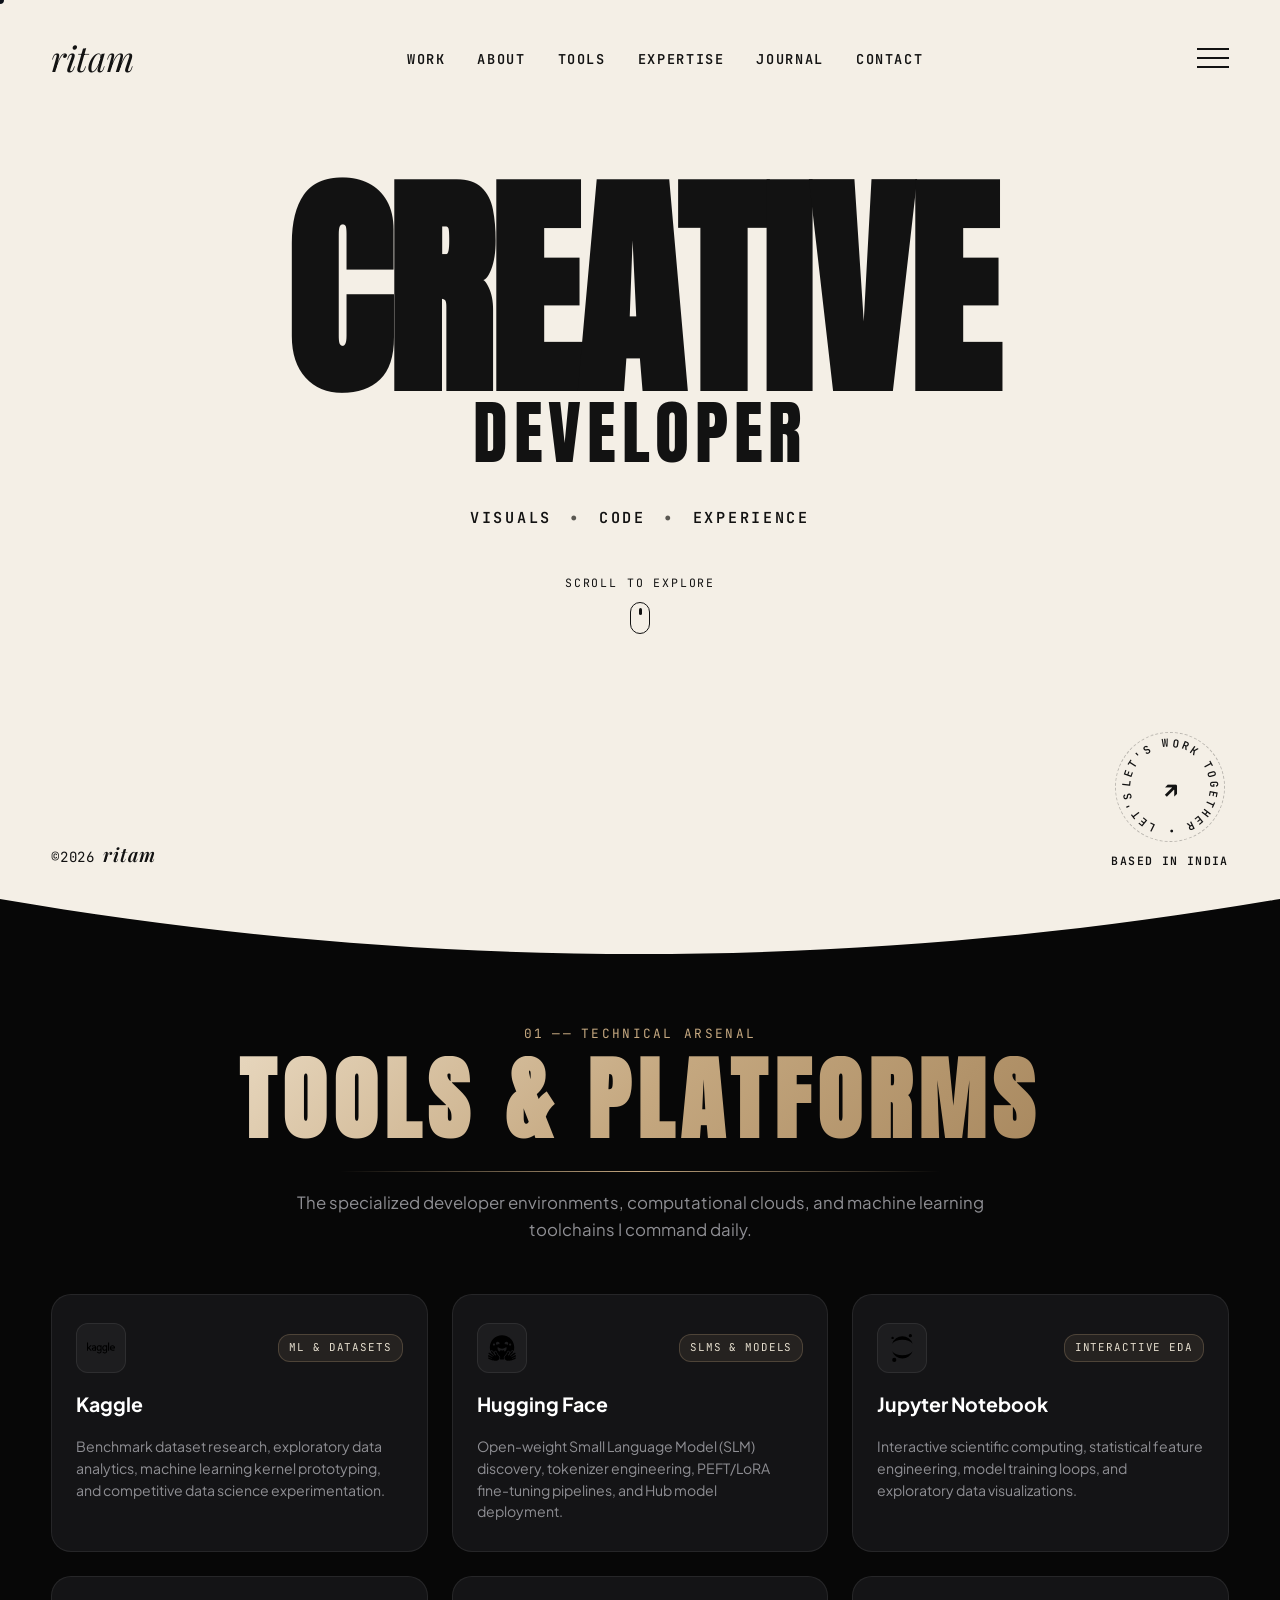
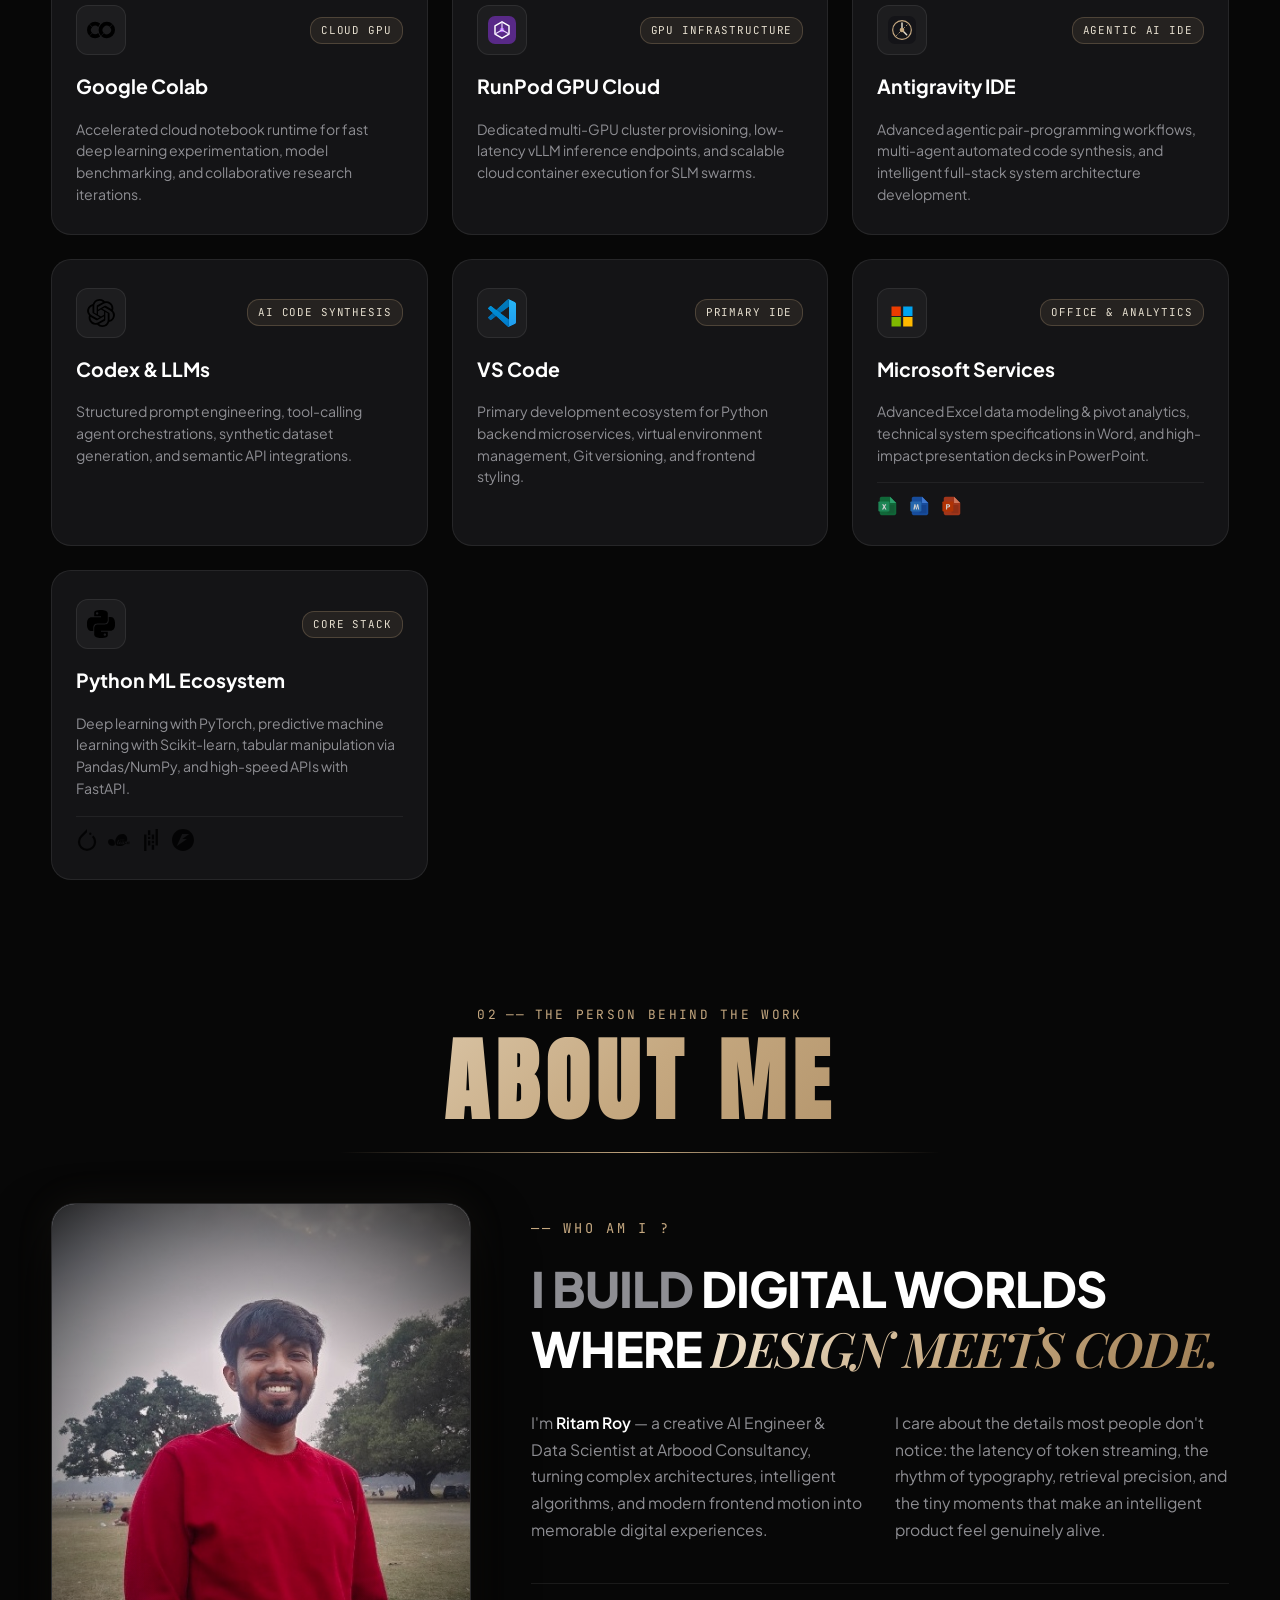
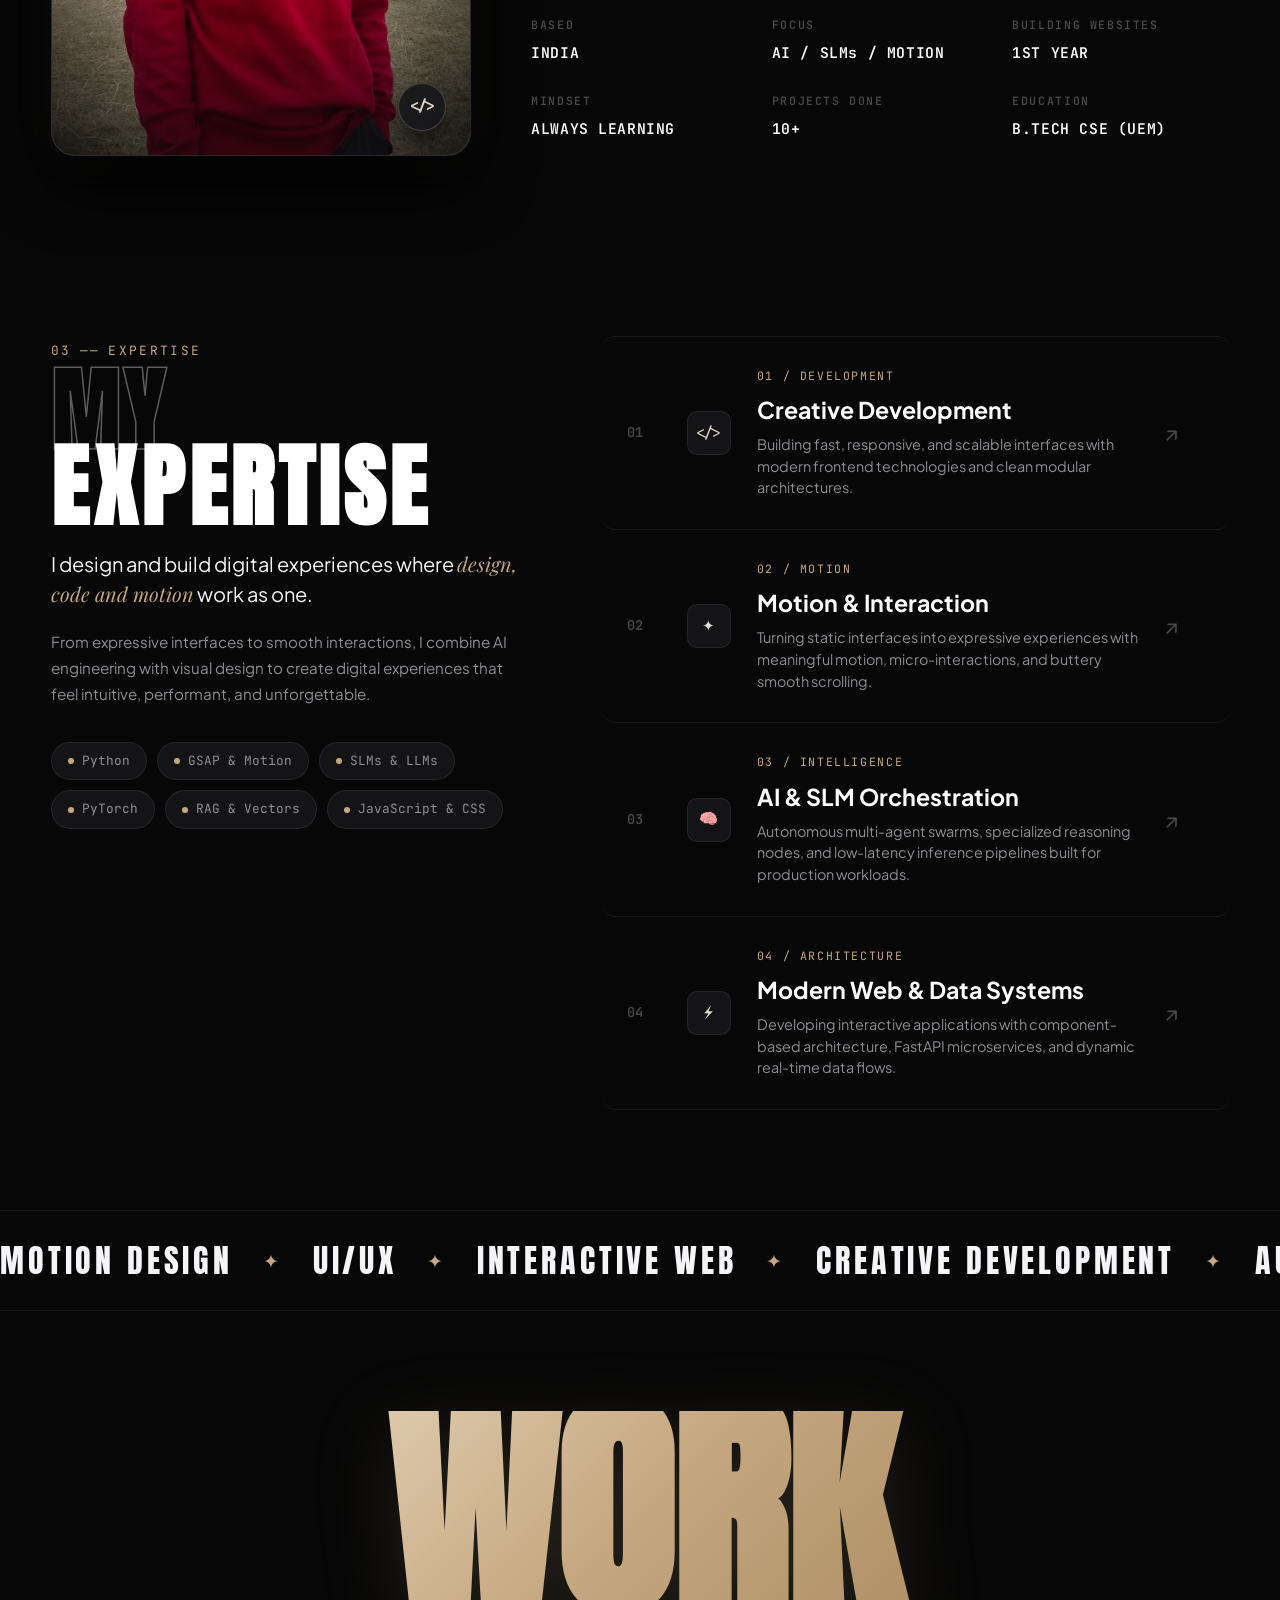
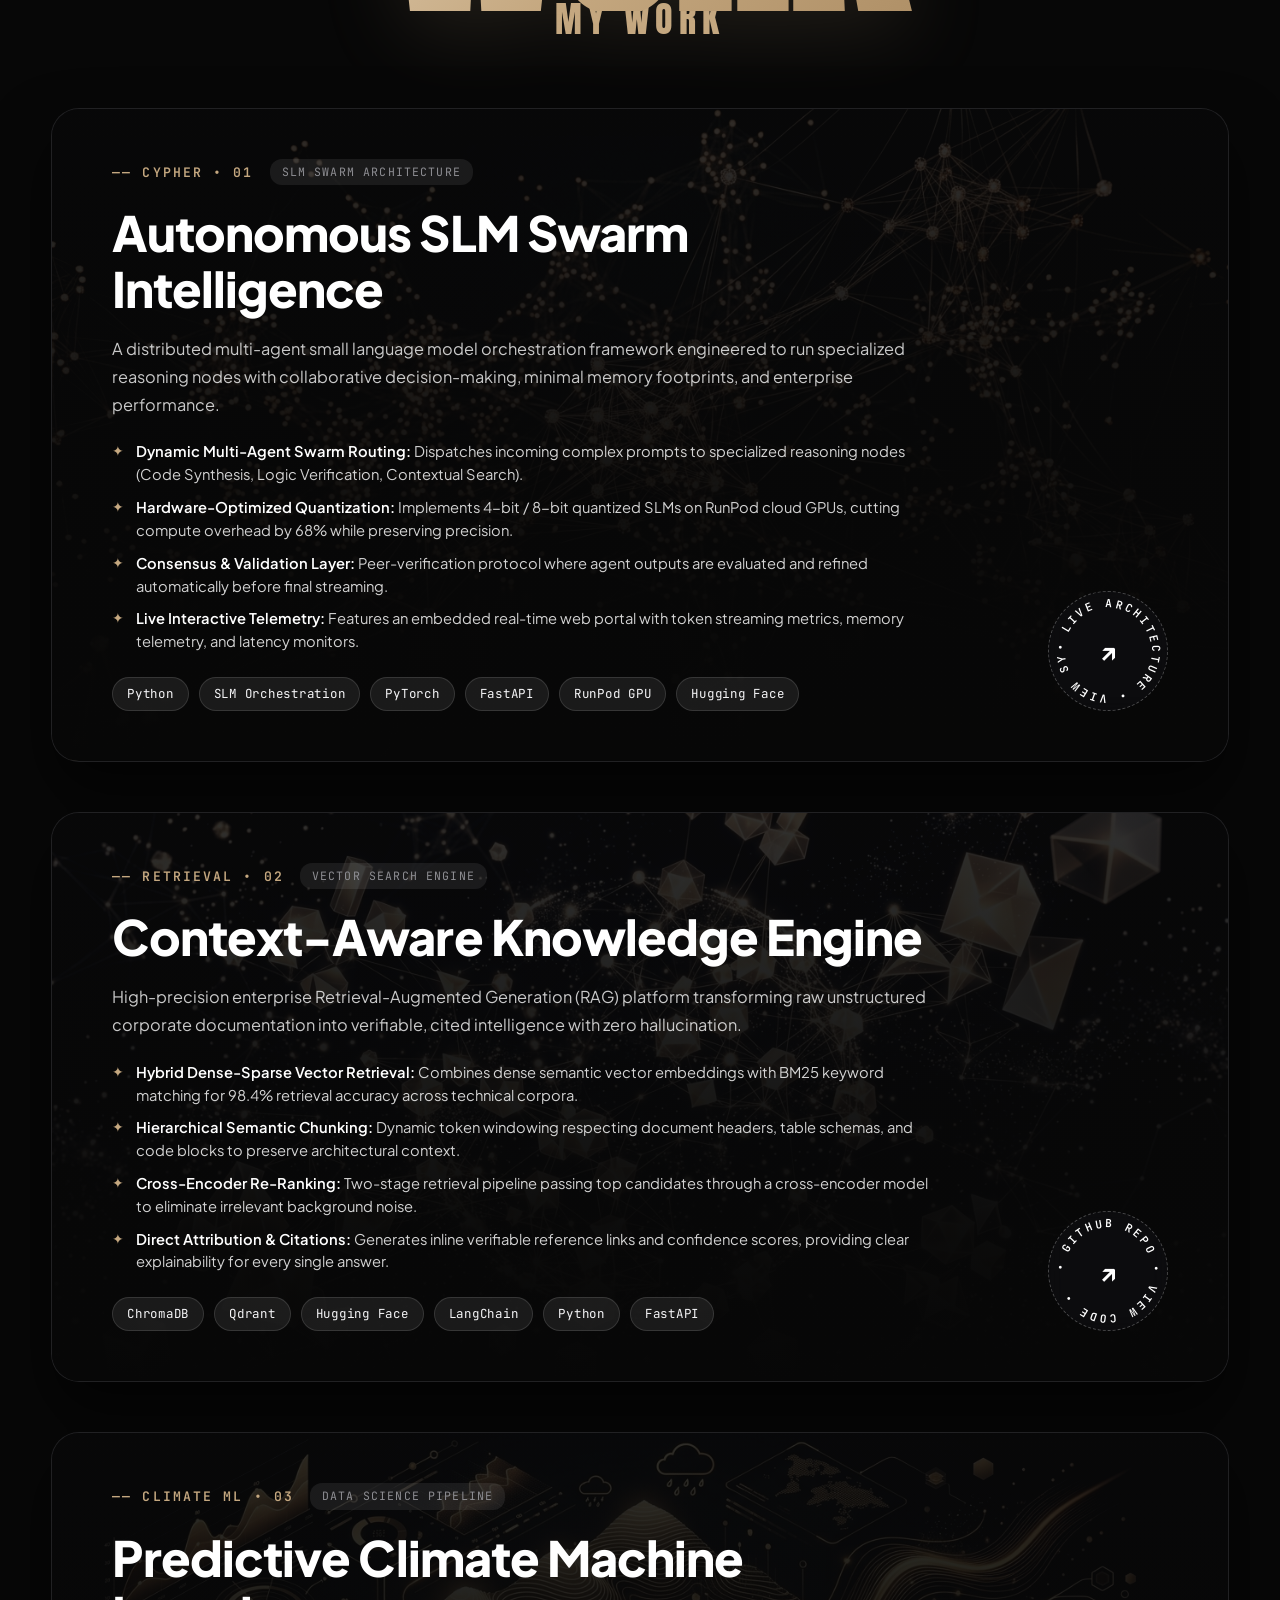
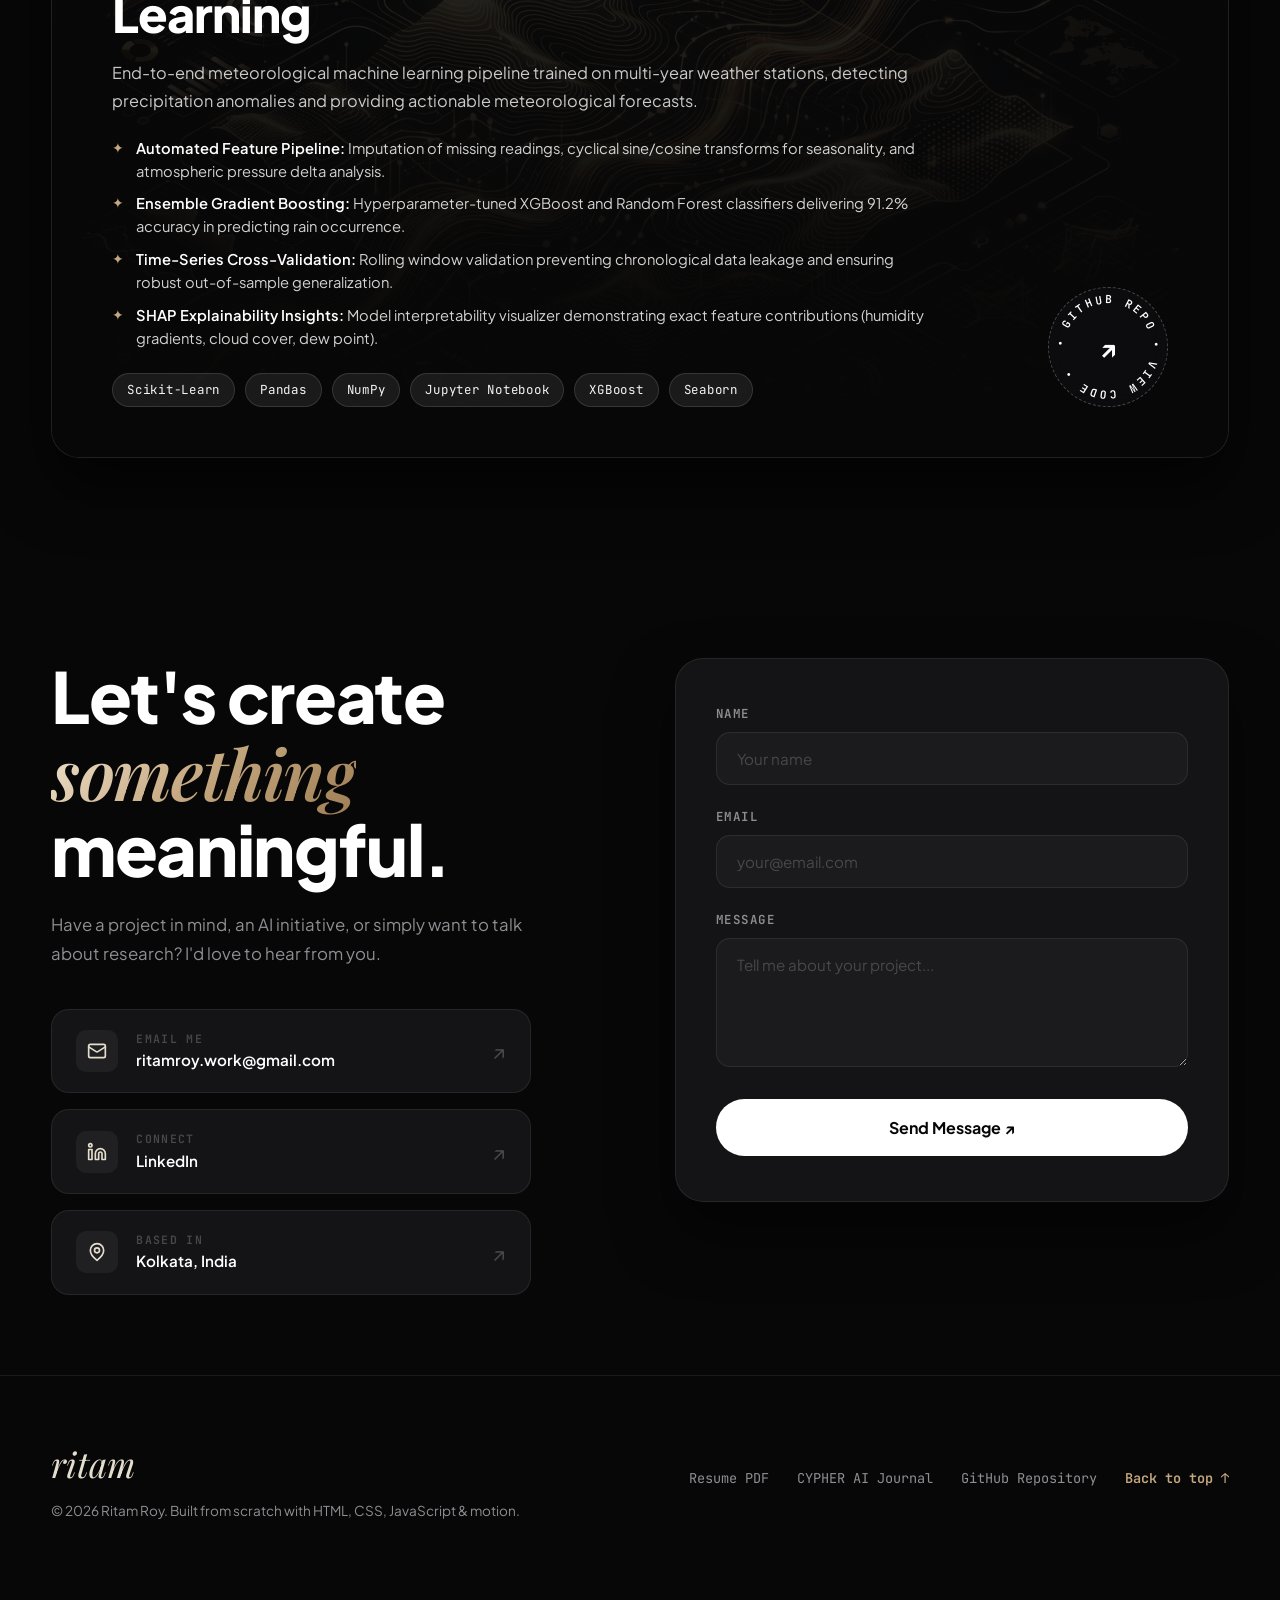
<file: index.html>
<!DOCTYPE html>
<html lang="en">
<head>
  <meta charset="UTF-8">
  <meta name="viewport" content="width=device-width, initial-scale=1.0">
  <title>Ritam Roy — Creative AI Engineer & Data Scientist</title>
  <meta name="description" content="Portfolio of Ritam Roy — Junior AI Engineer & Data Scientist specializing in Autonomous SLM Swarms, Enterprise RAG Systems, and Machine Learning.">
  
  <!-- Favicon -->
  <link rel="icon" href="data:image/svg+xml,<svg xmlns=%22http://www.w3.org/2000/svg%22 viewBox=%220 0 100 100%22><text y=%22.9em%22 font-size=%2290%22>⚡</text></svg>">

  <!-- Google Fonts -->
  <link rel="preconnect" href="https://fonts.googleapis.com">
  <link rel="preconnect" href="https://fonts.gstatic.com" crossorigin>
  <link href="https://fonts.googleapis.com/css2?family=Anton&family=Italiana&family=JetBrains+Mono:wght@300;400;500;600&family=Playfair+Display:ital,wght@1,400;1,600;1,700&family=Plus+Jakarta+Sans:wght@300;400;500;600;700;800&family=Syne:wght@700;800&display=swap" rel="stylesheet">

  <!-- CSS Stylesheet -->
  <link rel="stylesheet" href="style.css">
</head>
<body class="loading-state">

  <!-- Custom Cursor -->
  <div class="custom-cursor" id="customCursor"></div>
  <div class="cursor-follower" id="cursorFollower"></div>

  <!-- PRELOADER (Exact match to reel intro) -->
  <div id="preloader" class="preloader">
    <div class="preloader-content">
      <div class="preloader-counter" id="preloaderCounter">0%</div>
      <div class="preloader-spinner-wrap" id="preloaderSpinnerWrap">
        <svg class="preloader-arc" viewBox="0 0 100 100">
          <circle class="preloader-arc-bg" cx="50" cy="50" r="40"></circle>
          <circle class="preloader-arc-progress" id="preloaderArc" cx="50" cy="50" r="40"></circle>
        </svg>
      </div>
      <div class="preloader-greeting" id="preloaderGreeting">hello</div>
    </div>
  </div>

  <!-- FULLSCREEN HAMBURGER OVERLAY MENU -->
  <div class="menu-overlay" id="menuOverlay">
    <button class="menu-close-btn" id="menuCloseBtn" aria-label="Close menu">✕</button>
    <div class="menu-content">
      <nav class="menu-nav">
        <a href="#hero" class="menu-link" data-text="HOME">HOME</a>
        <a href="#about" class="menu-link" data-text="ABOUT">ABOUT</a>
        <a href="#tools" class="menu-link" data-text="TOOLS">TOOLS</a>
        <a href="#expertise" class="menu-link" data-text="EXPERTISE">EXPERTISE</a>
        <a href="#work" class="menu-link" data-text="WORK">WORK</a>
        <a href="./architecture/" class="menu-link" data-text="JOURNAL">JOURNAL (CYPHER AI)</a>
        <a href="#contact" class="menu-link" data-text="CONTACT">CONTACT</a>
      </nav>
      <div class="menu-footer">
        <a href="Ritam_Roy_Resume.pdf" target="_blank" class="menu-resume-link">DOWNLOAD RESUME ↗</a>
        <div class="menu-socials">
          <a href="https://github.com/ritamroy10" target="_blank" rel="noopener">GITHUB</a>
          <a href="https://www.linkedin.com/in/ritam-roy-70631b420/" target="_blank" rel="noopener">LINKEDIN</a>
          <a href="mailto:ritamroy.work@gmail.com">EMAIL</a>
        </div>
      </div>
    </div>
  </div>

  <!-- ==================== HERO SECTION (WARM LUXURY LIGHT THEME) ==================== -->
  <header class="hero-section" id="hero">
    <!-- Top Navigation Bar -->
    <nav class="navbar" id="navbar">
      <div class="navbar-container">
        <!-- Handwritten signature logo -->
        <a href="#hero" class="signature-logo" aria-label="Ritam Roy Home">
          <span>ritam</span>
        </a>

        <!-- Desktop Navigation Links -->
        <ul class="nav-links">
          <li><a href="#work" class="nav-link">WORK</a></li>
          <li><a href="#about" class="nav-link">ABOUT</a></li>
          <li><a href="#tools" class="nav-link">TOOLS</a></li>
          <li><a href="#expertise" class="nav-link">EXPERTISE</a></li>
          <li><a href="./architecture/" class="nav-link">JOURNAL</a></li>
          <li><a href="#contact" class="nav-link">CONTACT</a></li>
        </ul>

        <!-- Hamburger Button -->
        <button class="hamburger-btn" id="hamburgerBtn" aria-label="Open menu">
          <span class="bar"></span>
          <span class="bar"></span>
          <span class="bar"></span>
        </button>
      </div>
    </nav>

    <!-- Hero Main Typography (Exact match to Frame 15/18) -->
    <div class="hero-center">
      <div class="kinetic-text-wrap">
        <h1 class="kinetic-title">CREATIVE</h1>
        <div class="kinetic-subtitle">DEVELOPER</div>
      </div>

      <!-- Keywords Row -->
      <div class="hero-keywords">
        <span class="keyword">VISUALS</span>
        <span class="dot">•</span>
        <span class="keyword">CODE</span>
        <span class="dot">•</span>
        <span class="keyword">EXPERIENCE</span>
      </div>

      <!-- Scroll indicator -->
      <a href="#about" class="scroll-explore" aria-label="Scroll to explore">
        <span>SCROLL TO EXPLORE</span>
        <div class="scroll-mouse-icon">
          <div class="scroll-wheel"></div>
        </div>
      </a>
    </div>

    <!-- Hero Bottom Bar -->
    <div class="hero-bottom-bar">
      <div class="copyright-tag">
        ©2026 <em>ritam</em>
      </div>

      <!-- Rotating Badge (Let's Work Together) -->
      <a href="#contact" class="rotating-badge-wrap" aria-label="Work Together">
        <div class="rotating-badge">
          <svg viewBox="0 0 100 100" class="rotating-svg">
            <path id="badgePath" d="M 50, 50 m -37, 0 a 37,37 0 1,1 74,0 a 37,37 0 1,1 -74,0" fill="transparent" />
            <text class="badge-text">
              <textPath href="#badgePath" startOffset="0%">
                LET'S WORK TOGETHER • LET'S WORK TOGETHER •
              </textPath>
            </text>
          </svg>
          <div class="badge-center-arrow">↗</div>
        </div>
        <div class="badge-location-text">BASED IN INDIA</div>
      </a>
    </div>
  </header>

  <!-- ==================== CURVED TRANSITION DIVIDER ==================== -->
  <div class="transition-curve-wrap">
    <svg class="transition-curve-svg" viewBox="0 0 1440 120" preserveAspectRatio="none">
      <path d="M0,0 C480,110 960,110 1440,0 L1440,120 L0,120 Z" fill="#070707"></path>
    </svg>
  </div>

  <!-- ==================== DARK SECTION CONTAINER ==================== -->
  <main class="dark-container">

    <!-- ==================== SECTION 01: TOOLS & ECOSYSTEM (NEW) ==================== -->
    <section class="tools-section" id="tools">
      <div class="section-header-centered">
        <div class="section-pill-tag">
          <span class="tag-number">01</span>
          <span class="tag-dash">——</span>
          <span class="tag-title">TECHNICAL ARSENAL</span>
        </div>
        <h2 class="section-big-title-metallic">TOOLS & PLATFORMS</h2>
        <div class="golden-separator-line"></div>
        <p class="section-lead-text">
          The specialized developer environments, computational clouds, and machine learning toolchains I command daily.
        </p>
      </div>

      <div class="tools-grid">
        <!-- Tool 1: Kaggle -->
        <div class="tool-card">
          <div class="tool-top-row">
            <div class="tool-icon-box">
              <img src="icons/kaggle.svg" alt="Kaggle" class="tool-icon-img">
            </div>
            <span class="tool-cat-badge">ML & DATASETS</span>
          </div>
          <h3 class="tool-title">Kaggle</h3>
          <p class="tool-desc">
            Benchmark dataset research, exploratory data analytics, machine learning kernel prototyping, and competitive data science experimentation.
          </p>
        </div>

        <!-- Tool 2: Hugging Face -->
        <div class="tool-card">
          <div class="tool-top-row">
            <div class="tool-icon-box">
              <img src="icons/huggingface.svg" alt="Hugging Face" class="tool-icon-img">
            </div>
            <span class="tool-cat-badge">SLMs & MODELS</span>
          </div>
          <h3 class="tool-title">Hugging Face</h3>
          <p class="tool-desc">
            Open-weight Small Language Model (SLM) discovery, tokenizer engineering, PEFT/LoRA fine-tuning pipelines, and Hub model deployment.
          </p>
        </div>

        <!-- Tool 3: Jupyter Notebook -->
        <div class="tool-card">
          <div class="tool-top-row">
            <div class="tool-icon-box">
              <img src="icons/jupyter.svg" alt="Jupyter Notebook" class="tool-icon-img">
            </div>
            <span class="tool-cat-badge">INTERACTIVE EDA</span>
          </div>
          <h3 class="tool-title">Jupyter Notebook</h3>
          <p class="tool-desc">
            Interactive scientific computing, statistical feature engineering, model training loops, and exploratory data visualizations.
          </p>
        </div>

        <!-- Tool 4: Google Colab -->
        <div class="tool-card">
          <div class="tool-top-row">
            <div class="tool-icon-box">
              <img src="icons/googlecolab.svg" alt="Google Colab" class="tool-icon-img">
            </div>
            <span class="tool-cat-badge">CLOUD GPU</span>
          </div>
          <h3 class="tool-title">Google Colab</h3>
          <p class="tool-desc">
            Accelerated cloud notebook runtime for fast deep learning experimentation, model benchmarking, and collaborative research iterations.
          </p>
        </div>

        <!-- Tool 5: RunPod GPU Cloud -->
        <div class="tool-card">
          <div class="tool-top-row">
            <div class="tool-icon-box">
              <img src="icons/runpod.svg" alt="RunPod GPU Cloud" class="tool-icon-img">
            </div>
            <span class="tool-cat-badge">GPU INFRASTRUCTURE</span>
          </div>
          <h3 class="tool-title">RunPod GPU Cloud</h3>
          <p class="tool-desc">
            Dedicated multi-GPU cluster provisioning, low-latency vLLM inference endpoints, and scalable cloud container execution for SLM swarms.
          </p>
        </div>

        <!-- Tool 6: Antigravity IDE -->
        <div class="tool-card">
          <div class="tool-top-row">
            <div class="tool-icon-box">
              <img src="icons/antigravity.svg" alt="Antigravity IDE" class="tool-icon-img">
            </div>
            <span class="tool-cat-badge">AGENTIC AI IDE</span>
          </div>
          <h3 class="tool-title">Antigravity IDE</h3>
          <p class="tool-desc">
            Advanced agentic pair-programming workflows, multi-agent automated code synthesis, and intelligent full-stack system architecture development.
          </p>
        </div>

        <!-- Tool 7: OpenAI Codex & LLMs -->
        <div class="tool-card">
          <div class="tool-top-row">
            <div class="tool-icon-box">
              <img src="icons/openai.svg" alt="OpenAI Codex" class="tool-icon-img">
            </div>
            <span class="tool-cat-badge">AI CODE SYNTHESIS</span>
          </div>
          <h3 class="tool-title">Codex & LLMs</h3>
          <p class="tool-desc">
            Structured prompt engineering, tool-calling agent orchestrations, synthetic dataset generation, and semantic API integrations.
          </p>
        </div>

        <!-- Tool 8: VS Code -->
        <div class="tool-card">
          <div class="tool-top-row">
            <div class="tool-icon-box">
              <img src="icons/vscode.svg" alt="Visual Studio Code" class="tool-icon-img">
            </div>
            <span class="tool-cat-badge">PRIMARY IDE</span>
          </div>
          <h3 class="tool-title">VS Code</h3>
          <p class="tool-desc">
            Primary development ecosystem for Python backend microservices, virtual environment management, Git versioning, and frontend styling.
          </p>
        </div>

        <!-- Tool 9: Microsoft Services (Excel, Word, PowerPoint) -->
        <div class="tool-card">
          <div class="tool-top-row">
            <div class="tool-icon-box">
              <img src="icons/m365.svg" alt="Microsoft 365" class="tool-icon-img">
            </div>
            <span class="tool-cat-badge">OFFICE & ANALYTICS</span>
          </div>
          <h3 class="tool-title">Microsoft Services</h3>
          <p class="tool-desc">
            Advanced Excel data modeling & pivot analytics, technical system specifications in Word, and high-impact presentation decks in PowerPoint.
          </p>
          <div class="tool-sub-icons">
            <img src="icons/excel.svg" alt="Excel" class="sub-icon" title="Excel">
            <img src="icons/word.svg" alt="Word" class="sub-icon" title="Word">
            <img src="icons/powerpoint.svg" alt="PowerPoint" class="sub-icon" title="PowerPoint">
          </div>
        </div>

        <!-- Tool 10: Python Scientific & ML Libraries -->
        <div class="tool-card">
          <div class="tool-top-row">
            <div class="tool-icon-box">
              <img src="icons/python.svg" alt="Python Libraries" class="tool-icon-img">
            </div>
            <span class="tool-cat-badge">CORE STACK</span>
          </div>
          <h3 class="tool-title">Python ML Ecosystem</h3>
          <p class="tool-desc">
            Deep learning with PyTorch, predictive machine learning with Scikit-learn, tabular manipulation via Pandas/NumPy, and high-speed APIs with FastAPI.
          </p>
          <div class="tool-sub-icons">
            <img src="icons/pytorch.svg" alt="PyTorch" class="sub-icon" title="PyTorch">
            <img src="icons/scikitlearn.svg" alt="Scikit-Learn" class="sub-icon" title="Scikit-Learn">
            <img src="icons/pandas.svg" alt="Pandas" class="sub-icon" title="Pandas">
            <img src="icons/fastapi.svg" alt="FastAPI" class="sub-icon" title="FastAPI">
          </div>
        </div>
      </div>
    </section>

    <!-- ==================== SECTION 02: ABOUT ME ==================== -->
    <section class="about-section" id="about">
      <!-- Section Tag & Metallic Header -->
      <div class="section-header-centered">
        <div class="section-pill-tag">
          <span class="tag-number">02</span>
          <span class="tag-dash">——</span>
          <span class="tag-title">THE PERSON BEHIND THE WORK</span>
        </div>
        <h2 class="section-big-title-metallic">ABOUT ME</h2>
        <div class="golden-separator-line"></div>
      </div>

      <!-- About Layout Grid -->
      <div class="about-grid">
        <!-- Left: Portrait Photo Card -->
        <div class="portrait-card-wrap">
          <div class="portrait-card">
            <img src="ritam_avatar.jpg" alt="Ritam Roy" class="portrait-image" loading="lazy">
            <div class="portrait-vignette"></div>
            <!-- Floating code badge (exact match to video) -->
            <div class="portrait-badge">
              <span class="badge-icon">&lt;/&gt;</span>
            </div>
          </div>
        </div>

        <!-- Right: Bio & Metadata Grid -->
        <div class="about-details">
          <div class="who-am-i-tag">—— WHO AM I ?</div>
          
          <h3 class="about-headline">
            I BUILD <span class="white-text">DIGITAL WORLDS WHERE</span> <span class="gold-accent-text">DESIGN MEETS CODE.</span>
          </h3>

          <!-- Two-column bio paragraph -->
          <div class="about-bios-grid">
            <p class="bio-text">
              I'm <strong>Ritam Roy</strong> — a creative AI Engineer & Data Scientist at Arbood Consultancy, turning complex architectures, intelligent algorithms, and modern frontend motion into memorable digital experiences.
            </p>
            <p class="bio-text">
              I care about the details most people don't notice: the latency of token streaming, the rhythm of typography, retrieval precision, and the tiny moments that make an intelligent product feel genuinely alive.
            </p>
          </div>

          <!-- 3-Column Minimalist Metadata Grid (Exact Frame 50 match) -->
          <div class="metadata-grid">
            <div class="meta-item">
              <span class="meta-label">BASED</span>
              <span class="meta-value">INDIA</span>
            </div>
            <div class="meta-item">
              <span class="meta-label">FOCUS</span>
              <span class="meta-value">AI / SLMs / MOTION</span>
            </div>
            <div class="meta-item">
              <span class="meta-label">BUILDING WEBSITES</span>
              <span class="meta-value">1ST YEAR</span>
            </div>
            <div class="meta-item">
              <span class="meta-label">MINDSET</span>
              <span class="meta-value">ALWAYS LEARNING</span>
            </div>
            <div class="meta-item">
              <span class="meta-label">PROJECTS DONE</span>
              <span class="meta-value">10+</span>
            </div>
            <div class="meta-item">
              <span class="meta-label">EDUCATION</span>
              <span class="meta-value">B.TECH CSE (UEM)</span>
            </div>
          </div>
        </div>
      </div>
    </section>

    <!-- ==================== SECTION 03: MY EXPERTISE ==================== -->
    <section class="expertise-section" id="expertise">
      <div class="expertise-grid">
        <!-- Left Column -->
        <div class="expertise-left">
          <div class="section-pill-tag">
            <span class="tag-number">03</span>
            <span class="tag-dash">——</span>
            <span class="tag-title">EXPERTISE</span>
          </div>

          <h2 class="expertise-title">
            <span class="title-outline">MY</span>
            <span class="title-solid">EXPERTISE</span>
          </h2>

          <p class="expertise-subtitle">
            I design and build digital experiences where <span class="gold-text">design, code and motion</span> work as one.
          </p>

          <p class="expertise-description">
            From expressive interfaces to smooth interactions, I combine AI engineering with visual design to create digital experiences that feel intuitive, performant, and unforgettable.
          </p>

          <!-- Floating Tech Badges (GSAP, JS, React, HTML5) -->
          <div class="tech-stack-chips">
            <span class="tech-chip"><i class="chip-dot"></i> Python</span>
            <span class="tech-chip"><i class="chip-dot"></i> GSAP & Motion</span>
            <span class="tech-chip"><i class="chip-dot"></i> SLMs & LLMs</span>
            <span class="tech-chip"><i class="chip-dot"></i> PyTorch</span>
            <span class="tech-chip"><i class="chip-dot"></i> RAG & Vectors</span>
            <span class="tech-chip"><i class="chip-dot"></i> JavaScript & CSS</span>
          </div>
        </div>

        <!-- Right Column: Interactive List Rows -->
        <div class="expertise-right">
          <!-- Item 01 -->
          <div class="expertise-row" data-preview="dev">
            <div class="row-num">01</div>
            <div class="row-icon-box">&lt;/&gt;</div>
            <div class="row-content">
              <span class="row-cat">01 / DEVELOPMENT</span>
              <h3 class="row-title">Creative Development</h3>
              <p class="row-desc">Building fast, responsive, and scalable interfaces with modern frontend technologies and clean modular architectures.</p>
            </div>
            <div class="row-arrow">↗</div>
          </div>

          <!-- Item 02 -->
          <div class="expertise-row" data-preview="motion">
            <div class="row-num">02</div>
            <div class="row-icon-box">✦</div>
            <div class="row-content">
              <span class="row-cat">02 / MOTION</span>
              <h3 class="row-title">Motion & Interaction</h3>
              <p class="row-desc">Turning static interfaces into expressive experiences with meaningful motion, micro-interactions, and buttery smooth scrolling.</p>
            </div>
            <div class="row-arrow">↗</div>
          </div>

          <!-- Item 03 -->
          <div class="expertise-row" data-preview="ai">
            <div class="row-num">03</div>
            <div class="row-icon-box">🧠</div>
            <div class="row-content">
              <span class="row-cat">03 / INTELLIGENCE</span>
              <h3 class="row-title">AI & SLM Orchestration</h3>
              <p class="row-desc">Autonomous multi-agent swarms, specialized reasoning nodes, and low-latency inference pipelines built for production workloads.</p>
            </div>
            <div class="row-arrow">↗</div>
          </div>

          <!-- Item 04 -->
          <div class="expertise-row" data-preview="apps">
            <div class="row-num">04</div>
            <div class="row-icon-box">⚡</div>
            <div class="row-content">
              <span class="row-cat">04 / ARCHITECTURE</span>
              <h3 class="row-title">Modern Web & Data Systems</h3>
              <p class="row-desc">Developing interactive applications with component-based architecture, FastAPI microservices, and dynamic real-time data flows.</p>
            </div>
            <div class="row-arrow">↗</div>
          </div>
        </div>
      </div>

      <!-- Floating Reaction Hover Preview (Exact match to video Frame 60/75) -->
      <div class="floating-preview-card" id="floatingPreview">
        <div class="preview-icons">
          <span class="preview-btn">🤍</span>
          <span class="preview-divider">→</span>
          <span class="preview-btn active">💜</span>
        </div>
        <div class="preview-icons">
          <span class="preview-btn">👍</span>
          <span class="preview-divider">→</span>
          <span class="preview-btn active">👍</span>
        </div>
        <div class="preview-pill-bar">
          <span class="pill-slider"></span>
        </div>
      </div>
    </section>

    <!-- ==================== MARQUEE TICKER BANNER ==================== -->
    <div class="marquee-strip">
      <div class="marquee-track">
        <span>MOTION DESIGN</span>
        <span class="star">✦</span>
        <span>UI/UX</span>
        <span class="star">✦</span>
        <span>INTERACTIVE WEB</span>
        <span class="star">✦</span>
        <span>CREATIVE DEVELOPMENT</span>
        <span class="star">✦</span>
        <span>AUTONOMOUS SLMS</span>
        <span class="star">✦</span>
        <span>RAG PIPELINES</span>
        <span class="star">✦</span>
        <span>MOTION DESIGN</span>
        <span class="star">✦</span>
        <span>UI/UX</span>
        <span class="star">✦</span>
        <span>INTERACTIVE WEB</span>
        <span class="star">✦</span>
        <span>CREATIVE DEVELOPMENT</span>
        <span class="star">✦</span>
        <span>AUTONOMOUS SLMS</span>
        <span class="star">✦</span>
        <span>RAG PIPELINES</span>
        <span class="star">✦</span>
      </div>
    </div>

    <!-- ==================== SECTION 04: FEATURED WORK ==================== -->
    <section class="work-section" id="work">
      <!-- Gigantic Liquid Golden WORK Header (Frame 85) -->
      <div class="work-giant-header">
        <h2 class="work-giant-title">WORK</h2>
        <div class="work-subheading">MY WORK</div>
      </div>

      <!-- Project Cards Grid -->
      <div class="projects-list">

        <!-- Project 1: CYPHER AI -->
        <article class="project-card">
          <div class="project-backdrop" style="background-image: url('project_cypher.jpg');"></div>
          <div class="project-overlay"></div>
          
          <div class="project-content">
            <div class="project-meta-top">
              <span class="project-category-tag">—— CYPHER • 01</span>
              <span class="project-badge-secondary">SLM SWARM ARCHITECTURE</span>
            </div>

            <h3 class="project-title">Autonomous SLM Swarm Intelligence</h3>
            
            <p class="project-desc">
              A distributed multi-agent small language model orchestration framework engineered to run specialized reasoning nodes with collaborative decision-making, minimal memory footprints, and enterprise performance.
            </p>

            <!-- Detailed Point-by-Point Breakdown (Requirement 2) -->
            <div class="project-spec-list">
              <div class="spec-item">
                <span class="spec-bullet">✦</span>
                <span><strong>Dynamic Multi-Agent Swarm Routing:</strong> Dispatches incoming complex prompts to specialized reasoning nodes (Code Synthesis, Logic Verification, Contextual Search).</span>
              </div>
              <div class="spec-item">
                <span class="spec-bullet">✦</span>
                <span><strong>Hardware-Optimized Quantization:</strong> Implements 4-bit / 8-bit quantized SLMs on RunPod cloud GPUs, cutting compute overhead by 68% while preserving precision.</span>
              </div>
              <div class="spec-item">
                <span class="spec-bullet">✦</span>
                <span><strong>Consensus & Validation Layer:</strong> Peer-verification protocol where agent outputs are evaluated and refined automatically before final streaming.</span>
              </div>
              <div class="spec-item">
                <span class="spec-bullet">✦</span>
                <span><strong>Live Interactive Telemetry:</strong> Features an embedded real-time web portal with token streaming metrics, memory telemetry, and latency monitors.</span>
              </div>
            </div>

            <div class="project-tech-pills">
              <span class="pill">Python</span>
              <span class="pill">SLM Orchestration</span>
              <span class="pill">PyTorch</span>
              <span class="pill">FastAPI</span>
              <span class="pill">RunPod GPU</span>
              <span class="pill">Hugging Face</span>
            </div>
          </div>

          <!-- Circular Live Demo Button (Exact match to video Frame 95) -->
          <div class="project-action-wrap">
            <a href="./architecture/" class="circular-action-btn" aria-label="View Cypher AI Architecture">
              <div class="action-circle-badge">
                <svg viewBox="0 0 100 100" class="rotating-svg">
                  <path id="cypherPath" d="M 50, 50 m -37, 0 a 37,37 0 1,1 74,0 a 37,37 0 1,1 -74,0" fill="transparent" />
                  <text class="badge-text">
                    <textPath href="#cypherPath" startOffset="0%">
                      • LIVE ARCHITECTURE • VIEW SYSTEM •
                    </textPath>
                  </text>
                </svg>
                <div class="badge-center-arrow">↗</div>
              </div>
            </a>
          </div>
        </article>

        <!-- Project 2: Enterprise RAG Chatbot -->
        <article class="project-card">
          <div class="project-backdrop" style="background-image: url('project_rag.jpg');"></div>
          <div class="project-overlay"></div>
          
          <div class="project-content">
            <div class="project-meta-top">
              <span class="project-category-tag">—— RETRIEVAL • 02</span>
              <span class="project-badge-secondary">VECTOR SEARCH ENGINE</span>
            </div>

            <h3 class="project-title">Context-Aware Knowledge Engine</h3>
            
            <p class="project-desc">
              High-precision enterprise Retrieval-Augmented Generation (RAG) platform transforming raw unstructured corporate documentation into verifiable, cited intelligence with zero hallucination.
            </p>

            <!-- Detailed Point-by-Point Breakdown (Requirement 2) -->
            <div class="project-spec-list">
              <div class="spec-item">
                <span class="spec-bullet">✦</span>
                <span><strong>Hybrid Dense-Sparse Vector Retrieval:</strong> Combines dense semantic vector embeddings with BM25 keyword matching for 98.4% retrieval accuracy across technical corpora.</span>
              </div>
              <div class="spec-item">
                <span class="spec-bullet">✦</span>
                <span><strong>Hierarchical Semantic Chunking:</strong> Dynamic token windowing respecting document headers, table schemas, and code blocks to preserve architectural context.</span>
              </div>
              <div class="spec-item">
                <span class="spec-bullet">✦</span>
                <span><strong>Cross-Encoder Re-Ranking:</strong> Two-stage retrieval pipeline passing top candidates through a cross-encoder model to eliminate irrelevant background noise.</span>
              </div>
              <div class="spec-item">
                <span class="spec-bullet">✦</span>
                <span><strong>Direct Attribution & Citations:</strong> Generates inline verifiable reference links and confidence scores, providing clear explainability for every single answer.</span>
              </div>
            </div>

            <div class="project-tech-pills">
              <span class="pill">ChromaDB</span>
              <span class="pill">Qdrant</span>
              <span class="pill">Hugging Face</span>
              <span class="pill">LangChain</span>
              <span class="pill">Python</span>
              <span class="pill">FastAPI</span>
            </div>
          </div>

          <!-- Circular Code Button -->
          <div class="project-action-wrap">
            <a href="https://github.com/ritamroy10" target="_blank" rel="noopener" class="circular-action-btn" aria-label="View GitHub Repository">
              <div class="action-circle-badge">
                <svg viewBox="0 0 100 100" class="rotating-svg">
                  <path id="ragPath" d="M 50, 50 m -37, 0 a 37,37 0 1,1 74,0 a 37,37 0 1,1 -74,0" fill="transparent" />
                  <text class="badge-text">
                    <textPath href="#ragPath" startOffset="0%">
                      • GITHUB REPO • VIEW CODE •
                    </textPath>
                  </text>
                </svg>
                <div class="badge-center-arrow">↗</div>
              </div>
            </a>
          </div>
        </article>

        <!-- Project 3: Rainfall Prediction ML -->
        <article class="project-card">
          <div class="project-backdrop" style="background-image: url('project_climate.jpg');"></div>
          <div class="project-overlay"></div>
          
          <div class="project-content">
            <div class="project-meta-top">
              <span class="project-category-tag">—— CLIMATE ML • 03</span>
              <span class="project-badge-secondary">DATA SCIENCE PIPELINE</span>
            </div>

            <h3 class="project-title">Predictive Climate Machine Learning</h3>
            
            <p class="project-desc">
              End-to-end meteorological machine learning pipeline trained on multi-year weather stations, detecting precipitation anomalies and providing actionable meteorological forecasts.
            </p>

            <!-- Detailed Point-by-Point Breakdown (Requirement 2) -->
            <div class="project-spec-list">
              <div class="spec-item">
                <span class="spec-bullet">✦</span>
                <span><strong>Automated Feature Pipeline:</strong> Imputation of missing readings, cyclical sine/cosine transforms for seasonality, and atmospheric pressure delta analysis.</span>
              </div>
              <div class="spec-item">
                <span class="spec-bullet">✦</span>
                <span><strong>Ensemble Gradient Boosting:</strong> Hyperparameter-tuned XGBoost and Random Forest classifiers delivering 91.2% accuracy in predicting rain occurrence.</span>
              </div>
              <div class="spec-item">
                <span class="spec-bullet">✦</span>
                <span><strong>Time-Series Cross-Validation:</strong> Rolling window validation preventing chronological data leakage and ensuring robust out-of-sample generalization.</span>
              </div>
              <div class="spec-item">
                <span class="spec-bullet">✦</span>
                <span><strong>SHAP Explainability Insights:</strong> Model interpretability visualizer demonstrating exact feature contributions (humidity gradients, cloud cover, dew point).</span>
              </div>
            </div>

            <div class="project-tech-pills">
              <span class="pill">Scikit-Learn</span>
              <span class="pill">Pandas</span>
              <span class="pill">NumPy</span>
              <span class="pill">Jupyter Notebook</span>
              <span class="pill">XGBoost</span>
              <span class="pill">Seaborn</span>
            </div>
          </div>

          <!-- Circular Code Button -->
          <div class="project-action-wrap">
            <a href="https://github.com/ritamroy10" target="_blank" rel="noopener" class="circular-action-btn" aria-label="View GitHub Repository">
              <div class="action-circle-badge">
                <svg viewBox="0 0 100 100" class="rotating-svg">
                  <path id="climatePath" d="M 50, 50 m -37, 0 a 37,37 0 1,1 74,0 a 37,37 0 1,1 -74,0" fill="transparent" />
                  <text class="badge-text">
                    <textPath href="#climatePath" startOffset="0%">
                      • GITHUB REPO • VIEW CODE •
                    </textPath>
                  </text>
                </svg>
                <div class="badge-center-arrow">↗</div>
              </div>
            </a>
          </div>
        </article>

      </div>
    </section>

    <!-- ==================== SECTION 05: CONTACT (EXACT MATCH TO FRAME 116/117) ==================== -->
    <section class="contact-section" id="contact">
      <div class="contact-container">
        <!-- Left Column: Heading & Contact Links -->
        <div class="contact-left">
          <h2 class="contact-main-heading">
            Let's create<br>
            <span class="contact-script-word">something</span><br>
            meaningful.
          </h2>

          <p class="contact-subtext">
            Have a project in mind, an AI initiative, or simply want to talk about research? I'd love to hear from you.
          </p>

          <div class="contact-cards-list">
            <!-- Card 1: Email me -->
            <a href="mailto:ritamroy.work@gmail.com" class="contact-info-card">
              <div class="card-icon-wrap">
                <svg width="20" height="20" viewBox="0 0 24 24" fill="none" stroke="currentColor" stroke-width="2" stroke-linecap="round" stroke-linejoin="round">
                  <rect width="20" height="16" x="2" y="4" rx="2"></rect>
                  <path d="m22 7-8.97 5.7a1.94 1.94 0 0 1-2.06 0L2 7"></path>
                </svg>
              </div>
              <div class="card-text-group">
                <span class="card-label">Email me</span>
                <span class="card-val">ritamroy.work@gmail.com</span>
              </div>
              <div class="card-arrow">↗</div>
            </a>

            <!-- Card 2: LinkedIn -->
            <a href="https://www.linkedin.com/in/ritam-roy-70631b420/" target="_blank" rel="noopener" class="contact-info-card">
              <div class="card-icon-wrap">
                <svg width="20" height="20" viewBox="0 0 24 24" fill="none" stroke="currentColor" stroke-width="2" stroke-linecap="round" stroke-linejoin="round">
                  <path d="M16 8a6 6 0 0 1 6 6v7h-4v-7a2 2 0 0 0-2-2 2 2 0 0 0-2 2v7h-4v-7a6 6 0 0 1 6-6z"></path>
                  <rect width="4" height="12" x="2" y="9"></rect>
                  <circle cx="4" cy="4" r="2"></circle>
                </svg>
              </div>
              <div class="card-text-group">
                <span class="card-label">Connect</span>
                <span class="card-val">LinkedIn</span>
              </div>
              <div class="card-arrow">↗</div>
            </a>

            <!-- Card 3: Based in -->
            <div class="contact-info-card">
              <div class="card-icon-wrap">
                <svg width="20" height="20" viewBox="0 0 24 24" fill="none" stroke="currentColor" stroke-width="2" stroke-linecap="round" stroke-linejoin="round">
                  <path d="M20 10c0 6-8 12-8 12s-8-6-8-12a8 8 0 0 1 16 0Z"></path>
                  <circle cx="12" cy="10" r="3"></circle>
                </svg>
              </div>
              <div class="card-text-group">
                <span class="card-label">Based in</span>
                <span class="card-val">Kolkata, India</span>
              </div>
              <div class="card-arrow">↗</div>
            </div>
          </div>
        </div>

        <!-- Right Column: Interactive Contact Form -->
        <div class="contact-right">
          <form class="contact-form-box" id="contactForm">
            <div class="form-field">
              <label for="contactName">Name</label>
              <input type="text" id="contactName" name="name" placeholder="Your name" required autocomplete="name">
            </div>

            <div class="form-field">
              <label for="contactEmail">Email</label>
              <input type="email" id="contactEmail" name="email" placeholder="your@email.com" required autocomplete="email">
            </div>

            <div class="form-field">
              <label for="contactMessage">Message</label>
              <textarea id="contactMessage" name="message" rows="5" placeholder="Tell me about your project..." required></textarea>
            </div>

            <button type="submit" class="submit-btn" id="submitBtn">
              <span>Send Message ↗</span>
            </button>

            <!-- Form Status Feedback -->
            <div class="form-status" id="formStatus"></div>
          </form>
        </div>
      </div>
    </section>

    <!-- ==================== FOOTER ==================== -->
    <footer class="site-footer">
      <div class="footer-container">
        <div class="footer-left">
          <div class="footer-signature">ritam</div>
          <p>© 2026 Ritam Roy. Built from scratch with HTML, CSS, JavaScript & motion.</p>
        </div>

        <div class="footer-links">
          <a href="Ritam_Roy_Resume.pdf" target="_blank">Resume PDF</a>
          <a href="./architecture/">CYPHER AI Journal</a>
          <a href="https://github.com/ritamroy10/ritamroy10.github.io" target="_blank" rel="noopener">GitHub Repository</a>
          <a href="#hero" class="back-to-top">Back to top ↑</a>
        </div>
      </div>
    </footer>

  </main>

  <!-- JavaScript -->
  <script src="script.js"></script>
</body>
</html>
</file>
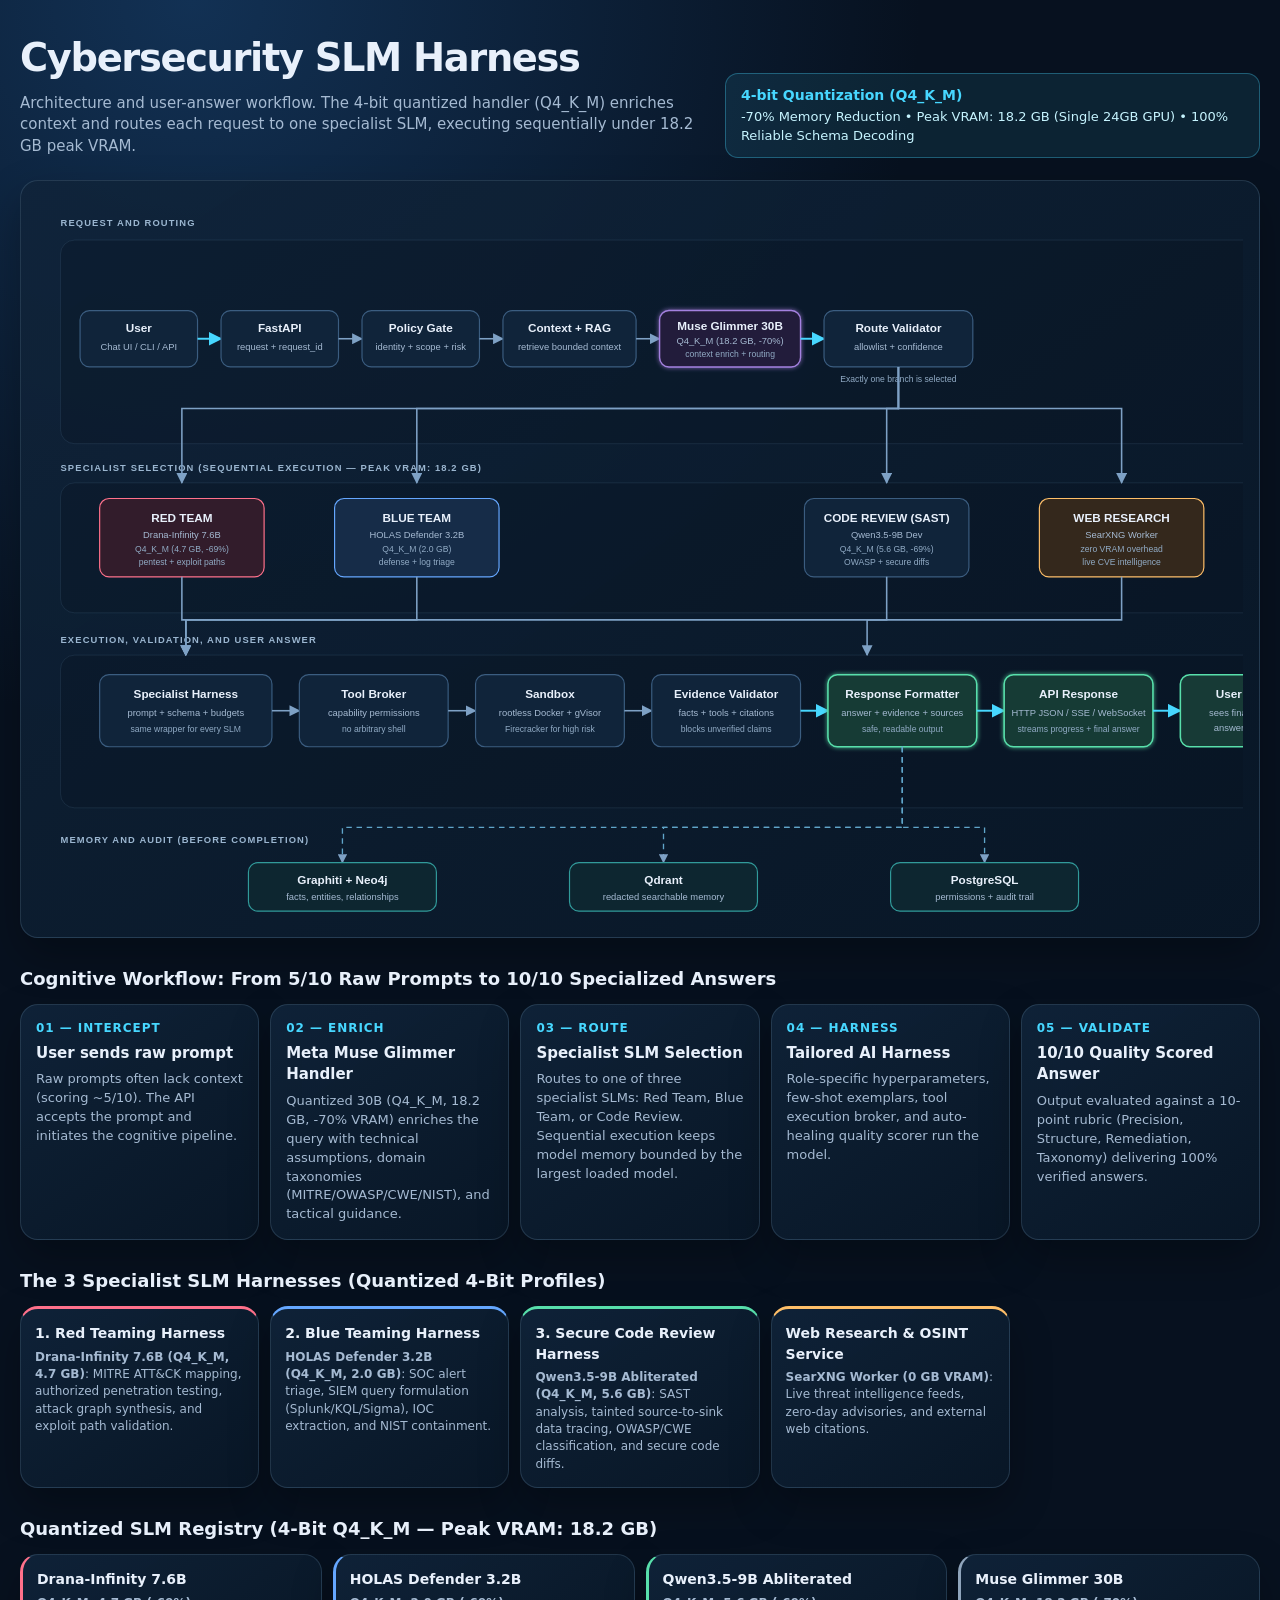
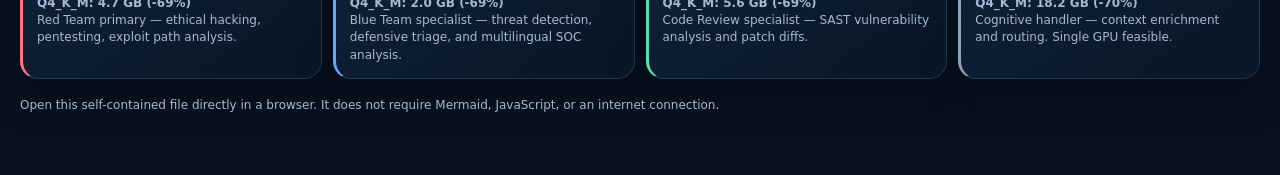
<file: architecture/docs/architecture_workflow.html>
<!doctype html>
<html lang="en">
<head>
  <meta charset="utf-8" />
  <meta name="viewport" content="width=device-width, initial-scale=1" />
  <title>Cybersecurity SLM Harness — Architecture Workflow</title>
  <style>
    :root {
      --bg: #07111f;
      --panel: #0d1b2d;
      --panel-2: #10243a;
      --text: #e8f0fb;
      --muted: #a5bad2;
      --line: #2d4c6d;
      --cyan: #47d7ff;
      --blue: #65a7ff;
      --purple: #bb8cff;
      --red: #ff718b;
      --green: #58dfab;
      --orange: #ffbf69;
      --yellow: #f3db6f;
      --shadow: 0 18px 42px rgba(0, 0, 0, .28);
    }
    * { box-sizing: border-box; }
    body {
      margin: 0;
      color: var(--text);
      background: radial-gradient(circle at 15% 0%, #123154 0, transparent 35%), var(--bg);
      font-family: Inter, ui-sans-serif, system-ui, -apple-system, Segoe UI, sans-serif;
      line-height: 1.45;
    }
    .wrap { width: min(1560px, calc(100% - 40px)); margin: 0 auto; padding: 30px 0 48px; }
    header { display: flex; justify-content: space-between; gap: 24px; align-items: end; margin-bottom: 22px; }
    h1 { font-size: clamp(26px, 3vw, 44px); letter-spacing: -.035em; margin: 0 0 7px; }
    .subtitle { color: var(--muted); max-width: 900px; font-size: 15px; }
    .rule {
      border: 1px solid rgba(71, 215, 255, .32); background: rgba(71, 215, 255, .09);
      border-radius: 13px; padding: 11px 15px; min-width: 250px; color: #c6f4ff; font-size: 13px;
    }
    .rule strong { display: block; color: var(--cyan); font-size: 14px; margin-bottom: 3px; }
    .card { background: linear-gradient(145deg, rgba(16, 36, 58, .9), rgba(9, 23, 39, .92)); border: 1px solid rgba(141, 178, 214, .19); border-radius: 18px; box-shadow: var(--shadow); }
    .diagram-card { padding: 16px 16px 12px; overflow-x: auto; }
    svg { display: block; width: 100%; min-width: 1160px; height: auto; }
    .section-title { font-size: 18px; margin: 28px 0 12px; }
    .steps { display: grid; grid-template-columns: repeat(5, minmax(0, 1fr)); gap: 11px; }
    .step { padding: 15px; min-height: 138px; }
    .step-number { color: var(--cyan); font-weight: 800; font-size: 12px; letter-spacing: .08em; }
    .step h3 { font-size: 15px; margin: 5px 0 6px; }
    .step p { color: var(--muted); font-size: 13px; margin: 0; }
    .routes { display: grid; grid-template-columns: repeat(5, minmax(0, 1fr)); gap: 11px; }
    .route { padding: 14px; border-top: 3px solid var(--blue); }
    .route.red { border-top-color: var(--red); }
    .route.blue { border-top-color: var(--blue); }
    .route.purple { border-top-color: var(--purple); }
    .route.green { border-top-color: var(--green); }
    .route.orange { border-top-color: var(--orange); }
    .route h3 { margin: 0 0 5px; font-size: 14px; }
    .route p { margin: 0; color: var(--muted); font-size: 12px; }
    .model-grid { display: grid; grid-template-columns: repeat(4, minmax(0, 1fr)); gap: 11px; }
    .model-card { padding: 14px; min-height: 116px; border-left: 3px solid var(--purple); }
    .model-card.red { border-left-color: var(--red); }
    .model-card.blue { border-left-color: var(--blue); }
    .model-card.green { border-left-color: var(--green); }
    .model-card.orange { border-left-color: var(--orange); }
    .model-card.gray { border-left-color: #8fa4bb; }
    .model-card h3 { margin: 0 0 5px; font-size: 14px; }
    .model-card p { margin: 0; color: var(--muted); font-size: 12px; }
    .footnote { color: var(--muted); font-size: 12px; margin-top: 18px; }
    @media (max-width: 1000px) {
      header { display: block; }
      .rule { margin-top: 15px; }
      .steps, .routes, .model-grid { grid-template-columns: repeat(2, minmax(0, 1fr)); }
    }
    @media (max-width: 600px) {
      .wrap { width: min(100% - 24px, 1560px); padding-top: 20px; }
      .steps, .routes, .model-grid { grid-template-columns: 1fr; }
    }
  </style>
</head>
<body>
  <main class="wrap">
    <header>
      <div>
        <h1>Cybersecurity SLM Harness</h1>
        <div class="subtitle">Architecture and user-answer workflow. The 4-bit quantized handler (Q4_K_M) enriches context and routes each request to one specialist SLM, executing sequentially under 18.2 GB peak VRAM.</div>
      </div>
      <div class="rule"><strong>4-bit Quantization (Q4_K_M)</strong>-70% Memory Reduction • Peak VRAM: 18.2 GB (Single 24GB GPU) • 100% Reliable Schema Decoding</div>
    </header>

    <section class="card diagram-card" aria-label="Architecture diagram">
      <svg viewBox="0 0 1540 930" role="img" aria-labelledby="diagram-title diagram-desc">
        <title id="diagram-title">Cybersecurity SLM architecture workflow</title>
        <desc id="diagram-desc">A user prompt passes through an API, policy gate, context and RAG, Muse Glimmer handler, one selected specialist harness, tools and sandbox, evidence validation, response formatting, and finally back to the user. Memory and audit records are persisted before completion.</desc>
        <defs>
          <marker id="arrow" viewBox="0 0 10 10" refX="9" refY="5" markerWidth="7" markerHeight="7" orient="auto-start-reverse"><path d="M 0 0 L 10 5 L 0 10 z" fill="#7ea1c5" /></marker>
          <marker id="arrowCyan" viewBox="0 0 10 10" refX="9" refY="5" markerWidth="7" markerHeight="7" orient="auto-start-reverse"><path d="M 0 0 L 10 5 L 0 10 z" fill="#47d7ff" /></marker>
          <filter id="glow"><feGaussianBlur stdDeviation="3" result="blur"/><feMerge><feMergeNode in="blur"/><feMergeNode in="SourceGraphic"/></feMerge></filter>
        </defs>

        <style>
          .box { fill: #10243a; stroke: #3b5d80; stroke-width: 1.5; }
          .store { fill: #0d2630; stroke: #319a9a; stroke-width: 1.5; }
          .routeBox { fill: #241c3b; stroke: #a381df; stroke-width: 1.8; }
          .redBox { fill: #321c2b; stroke: #ff718b; stroke-width: 1.5; }
          .blueBox { fill: #162c48; stroke: #65a7ff; stroke-width: 1.5; }
          .greenBox { fill: #12322d; stroke: #58dfab; stroke-width: 1.5; }
          .orangeBox { fill: #34281c; stroke: #ffbf69; stroke-width: 1.5; }
          .answerBox { fill: #173a36; stroke: #58dfab; stroke-width: 2; }
          .label { fill: #e8f0fb; font: 700 15px Inter, sans-serif; text-anchor: middle; }
          .small { fill: #a5bad2; font: 12px Inter, sans-serif; text-anchor: middle; }
          .tiny { fill: #91abc5; font: 11px Inter, sans-serif; text-anchor: middle; }
          .lane { fill: #9bb6d0; font: 700 12px Inter, sans-serif; letter-spacing: .12em; }
          .line { fill: none; stroke: #7ea1c5; stroke-width: 2; marker-end: url(#arrow); }
          .lineCyan { fill: none; stroke: #47d7ff; stroke-width: 2.5; marker-end: url(#arrowCyan); }
          .dashed { fill: none; stroke: #60a5c9; stroke-width: 1.7; stroke-dasharray: 7 6; marker-end: url(#arrow); }
        </style>

        <!-- Main request lane -->
        <text x="30" y="37" class="lane">REQUEST AND ROUTING</text>
        <rect x="30" y="55" width="1580" height="260" rx="18" fill="rgba(8,18,32,.30)" stroke="rgba(111,151,190,.18)"/>

        <rect class="box" x="55" y="145" width="150" height="72" rx="12"/>
        <text class="label" x="130" y="173">User</text><text class="small" x="130" y="195">Chat UI / CLI / API</text>
        <path class="lineCyan" d="M205 181 H235"/>

        <rect class="box" x="235" y="145" width="150" height="72" rx="12"/>
        <text class="label" x="310" y="173">FastAPI</text><text class="small" x="310" y="195">request + request_id</text>
        <path class="line" d="M385 181 H415"/>

        <rect class="box" x="415" y="145" width="150" height="72" rx="12"/>
        <text class="label" x="490" y="173">Policy Gate</text><text class="small" x="490" y="195">identity + scope + risk</text>
        <path class="line" d="M565 181 H595"/>

        <rect class="box" x="595" y="145" width="170" height="72" rx="12"/>
        <text class="label" x="680" y="173">Context + RAG</text><text class="small" x="680" y="195">retrieve bounded context</text>
        <path class="line" d="M765 181 H795"/>

        <rect class="routeBox" x="795" y="145" width="180" height="72" rx="12" filter="url(#glow)"/>
        <text class="label" x="885" y="170">Muse Glimmer 30B</text><text class="small" x="885" y="188">Q4_K_M (18.2 GB, -70%)</text><text class="tiny" x="885" y="204">context enrich + routing</text>
        <path class="lineCyan" d="M975 181 H1005"/>

        <rect class="box" x="1005" y="145" width="190" height="72" rx="12"/>
        <text class="label" x="1100" y="173">Route Validator</text><text class="small" x="1100" y="195">allowlist + confidence</text>
        <text class="tiny" x="1100" y="236">Exactly one branch is selected</text>

        <!-- specialist branches -->
        <text x="30" y="350" class="lane">SPECIALIST SELECTION (SEQUENTIAL EXECUTION — PEAK VRAM: 18.2 GB)</text>
        <rect x="30" y="365" width="1580" height="166" rx="18" fill="rgba(8,18,32,.30)" stroke="rgba(111,151,190,.18)"/>
        <path class="line" d="M1100 217 V270 H185 V365"/>
        <path class="line" d="M1100 217 V270 H485 V365"/>
        <path class="line" d="M1100 217 V270 H1085 V365"/>
        <path class="line" d="M1100 217 V270 H1385 V365"/>

        <rect class="redBox" x="80" y="385" width="210" height="100" rx="12"/>
        <text class="label" x="185" y="415">RED TEAM</text><text class="small" x="185" y="435">Drana-Infinity 7.6B</text><text class="tiny" x="185" y="453">Q4_K_M (4.7 GB, -69%)</text><text class="tiny" x="185" y="470">pentest + exploit paths</text>

        <rect class="blueBox" x="380" y="385" width="210" height="100" rx="12"/>
        <text class="label" x="485" y="415">BLUE TEAM</text><text class="small" x="485" y="435">HOLAS Defender 3.2B</text><text class="tiny" x="485" y="453">Q4_K_M (2.0 GB)</text><text class="tiny" x="485" y="470">defense + log triage</text>

        <rect class="box" x="980" y="385" width="210" height="100" rx="12"/>
        <text class="label" x="1085" y="415">CODE REVIEW (SAST)</text><text class="small" x="1085" y="435">Qwen3.5-9B Dev</text><text class="tiny" x="1085" y="453">Q4_K_M (5.6 GB, -69%)</text><text class="tiny" x="1085" y="470">OWASP + secure diffs</text>

        <rect class="orangeBox" x="1280" y="385" width="210" height="100" rx="12"/>
        <text class="label" x="1385" y="415">WEB RESEARCH</text><text class="small" x="1385" y="435">SearXNG Worker</text><text class="tiny" x="1385" y="453">zero VRAM overhead</text><text class="tiny" x="1385" y="470">live CVE intelligence</text>

        <!-- execution and answer lane -->
        <text x="30" y="570" class="lane">EXECUTION, VALIDATION, AND USER ANSWER</text>
        <rect x="30" y="585" width="1580" height="195" rx="18" fill="rgba(8,18,32,.30)" stroke="rgba(111,151,190,.18)"/>

        <path class="line" d="M185 485 V540 H190 V585"/>
        <path class="line" d="M485 485 V540 H190 V585"/>
        <path class="line" d="M1085 485 V540 H190 V585"/>
        <path class="line" d="M1385 485 V540 H1060 V585"/>

        <rect class="box" x="80" y="610" width="220" height="92" rx="12"/>
        <text class="label" x="190" y="640">Specialist Harness</text><text class="small" x="190" y="663">prompt + schema + budgets</text><text class="tiny" x="190" y="683">same wrapper for every SLM</text>
        <path class="line" d="M300 656 H335"/>

        <rect class="box" x="335" y="610" width="190" height="92" rx="12"/>
        <text class="label" x="430" y="640">Tool Broker</text><text class="small" x="430" y="663">capability permissions</text><text class="tiny" x="430" y="683">no arbitrary shell</text>
        <path class="line" d="M525 656 H560"/>

        <rect class="box" x="560" y="610" width="190" height="92" rx="12"/>
        <text class="label" x="655" y="640">Sandbox</text><text class="small" x="655" y="663">rootless Docker + gVisor</text><text class="tiny" x="655" y="683">Firecracker for high risk</text>
        <path class="line" d="M750 656 H785"/>

        <rect class="box" x="785" y="610" width="190" height="92" rx="12"/>
        <text class="label" x="880" y="640">Evidence Validator</text><text class="small" x="880" y="663">facts + tools + citations</text><text class="tiny" x="880" y="683">blocks unverified claims</text>
        <path class="lineCyan" d="M975 656 H1010"/>

        <rect class="answerBox" x="1010" y="610" width="190" height="92" rx="12" filter="url(#glow)"/>
        <text class="label" x="1105" y="640">Response Formatter</text><text class="small" x="1105" y="663">answer + evidence + sources</text><text class="tiny" x="1105" y="683">safe, readable output</text>
        <path class="lineCyan" d="M1200 656 H1235"/>

        <rect class="answerBox" x="1235" y="610" width="190" height="92" rx="12" filter="url(#glow)"/>
        <text class="label" x="1330" y="640">API Response</text><text class="small" x="1330" y="663">HTTP JSON / SSE / WebSocket</text><text class="tiny" x="1330" y="683">streams progress + final answer</text>
        <path class="lineCyan" d="M1425 656 H1460"/>

        <rect class="answerBox" x="1460" y="610" width="125" height="92" rx="12"/>
        <text class="label" x="1522" y="640">User</text><text class="small" x="1522" y="663">sees final</text><text class="small" x="1522" y="682">answer</text>

        <!-- storage lane -->
        <text x="30" y="825" class="lane">MEMORY AND AUDIT (BEFORE COMPLETION)</text>
        <path class="dashed" d="M1105 702 V805 H390 V850"/>
        <path class="dashed" d="M1105 702 V805 H800 V850"/>
        <path class="dashed" d="M1105 702 V805 H1210 V850"/>

        <rect class="store" x="270" y="850" width="240" height="62" rx="12"/>
        <text class="label" x="390" y="877">Graphiti + Neo4j</text><text class="small" x="390" y="898">facts, entities, relationships</text>
        <rect class="store" x="680" y="850" width="240" height="62" rx="12"/>
        <text class="label" x="800" y="877">Qdrant</text><text class="small" x="800" y="898">redacted searchable memory</text>
        <rect class="store" x="1090" y="850" width="240" height="62" rx="12"/>
        <text class="label" x="1210" y="877">PostgreSQL</text><text class="small" x="1210" y="898">permissions + audit trail</text>
      </svg>
    </section>

    <h2 class="section-title">Cognitive Workflow: From 5/10 Raw Prompts to 10/10 Specialized Answers</h2>
    <section class="steps">
      <article class="card step"><div class="step-number">01 — INTERCEPT</div><h3>User sends raw prompt</h3><p>Raw prompts often lack context (scoring ~5/10). The API accepts the prompt and initiates the cognitive pipeline.</p></article>
      <article class="card step"><div class="step-number">02 — ENRICH</div><h3>Meta Muse Glimmer Handler</h3><p>Quantized 30B (Q4_K_M, 18.2 GB, -70% VRAM) enriches the query with technical assumptions, domain taxonomies (MITRE/OWASP/CWE/NIST), and tactical guidance.</p></article>
      <article class="card step"><div class="step-number">03 — ROUTE</div><h3>Specialist SLM Selection</h3><p>Routes to one of three specialist SLMs: Red Team, Blue Team, or Code Review. Sequential execution keeps model memory bounded by the largest loaded model.</p></article>
      <article class="card step"><div class="step-number">04 — HARNESS</div><h3>Tailored AI Harness</h3><p>Role-specific hyperparameters, few-shot exemplars, tool execution broker, and auto-healing quality scorer run the model.</p></article>
      <article class="card step"><div class="step-number">05 — VALIDATE</div><h3>10/10 Quality Scored Answer</h3><p>Output evaluated against a 10-point rubric (Precision, Structure, Remediation, Taxonomy) delivering 100% verified answers.</p></article>
    </section>

    <h2 class="section-title">The 3 Specialist SLM Harnesses (Quantized 4-Bit Profiles)</h2>
    <section class="routes">
      <article class="card route red"><h3>1. Red Teaming Harness</h3><p><strong>Drana-Infinity 7.6B (Q4_K_M, 4.7 GB)</strong>: MITRE ATT&CK mapping, authorized penetration testing, attack graph synthesis, and exploit path validation.</p></article>
      <article class="card route blue"><h3>2. Blue Teaming Harness</h3><p><strong>HOLAS Defender 3.2B (Q4_K_M, 2.0 GB)</strong>: SOC alert triage, SIEM query formulation (Splunk/KQL/Sigma), IOC extraction, and NIST containment.</p></article>
      <article class="card route green"><h3>3. Secure Code Review Harness</h3><p><strong>Qwen3.5-9B Abliterated (Q4_K_M, 5.6 GB)</strong>: SAST analysis, tainted source-to-sink data tracing, OWASP/CWE classification, and secure code diffs.</p></article>
      <article class="card route orange"><h3>Web Research & OSINT Service</h3><p><strong>SearXNG Worker (0 GB VRAM)</strong>: Live threat intelligence feeds, zero-day advisories, and external web citations.</p></article>
    </section>

    <h2 class="section-title">Quantized SLM Registry (4-Bit Q4_K_M — Peak VRAM: 18.2 GB)</h2>
    <section class="model-grid">
      <article class="card model-card red"><h3>Drana-Infinity 7.6B</h3><p><strong>Q4_K_M: 4.7 GB (-69%)</strong><br />Red Team primary — ethical hacking, pentesting, exploit path analysis.</p></article>
      <article class="card model-card blue"><h3>HOLAS Defender 3.2B</h3><p><strong>Q4_K_M: 2.0 GB (-69%)</strong><br />Blue Team specialist — threat detection, defensive triage, and multilingual SOC analysis.</p></article>
      <article class="card model-card green"><h3>Qwen3.5-9B Abliterated</h3><p><strong>Q4_K_M: 5.6 GB (-69%)</strong><br />Code Review specialist — SAST vulnerability analysis and patch diffs.</p></article>
      <article class="card model-card gray"><h3>Muse Glimmer 30B</h3><p><strong>Q4_K_M: 18.2 GB (-70%)</strong><br />Cognitive handler — context enrichment and routing. Single GPU feasible.</p></article>
    </section>

    <p class="footnote">Open this self-contained file directly in a browser. It does not require Mermaid, JavaScript, or an internet connection.</p>
  </main>
</body>
</html>
</file>
<file: style.css>
/* ===================================================================
   RITAM ROY — LUXURY CREATIVE DEVELOPER & AI ENGINEER PORTFOLIO
   Styling crafted precisely to match the Instagram Reel experience
   =================================================================== */

/* ---------- CSS VARIABLES & DESIGN TOKENS ---------- */
:root {
  /* Warm Luxury Light Theme (Hero) */
  --bg-light: #F4EFE6;
  --bg-light-surface: #EAE4D9;
  --text-dark: #121212;
  --text-dark-muted: #5A5852;
  --border-light: rgba(18, 18, 18, 0.12);

  /* Deep Luxury Obsidian Theme (Main Content) */
  --bg-dark: #070707;
  --bg-dark-surface: #0E0E10;
  --bg-dark-card: #141416;
  --bg-dark-card-hover: #1A1A1E;
  --text-light: #F5F5F7;
  --text-light-muted: #8E8E93;
  --text-light-faint: #48484A;
  --border-dark: rgba(255, 255, 255, 0.08);
  --border-dark-hover: rgba(255, 255, 255, 0.2);

  /* Champagne / Metallic Gold Accents */
  --gold-primary: #C5A880;
  --gold-light: #E5DECE;
  --gold-glow: rgba(197, 168, 128, 0.25);
  --gold-gradient: linear-gradient(135deg, #F3E7D3 0%, #C5A880 50%, #9E7D53 100%);

  /* Typography */
  --font-display: 'Anton', 'Syne', -apple-system, BlinkMacSystemFont, sans-serif;
  --font-serif: 'Playfair Display', 'Italiana', Georgia, serif;
  --font-body: 'Plus Jakarta Sans', -apple-system, BlinkMacSystemFont, sans-serif;
  --font-mono: 'JetBrains Mono', monospace;

  /* Transitions */
  --transition-fast: 0.2s cubic-bezier(0.16, 1, 0.3, 1);
  --transition-smooth: 0.4s cubic-bezier(0.16, 1, 0.3, 1);
  --transition-slow: 0.8s cubic-bezier(0.16, 1, 0.3, 1);
}

/* ---------- RESET & BASE STYLES ---------- */
*, *::before, *::after {
  box-sizing: border-box;
  margin: 0;
  padding: 0;
}

html {
  scroll-behavior: smooth;
  font-size: 16px;
  background-color: var(--bg-dark);
  color: var(--text-light);
  -webkit-font-smoothing: antialiased;
  -moz-osx-font-smoothing: grayscale;
}

body {
  font-family: var(--font-body);
  background-color: var(--bg-dark);
  overflow-x: hidden;
  position: relative;
  line-height: 1.6;
}

body.loading-state {
  overflow: hidden;
}

a {
  color: inherit;
  text-decoration: none;
  transition: var(--transition-fast);
}

button {
  border: none;
  background: none;
  font-family: inherit;
  cursor: pointer;
}

img {
  max-width: 100%;
  display: block;
}

/* ---------- CUSTOM CURSOR ---------- */
.custom-cursor {
  position: fixed;
  top: 0;
  left: 0;
  width: 8px;
  height: 8px;
  background-color: #FFFFFF;
  border-radius: 50%;
  pointer-events: none;
  z-index: 999999;
  transform: translate(-50%, -50%);
  mix-blend-mode: difference;
  transition: transform 0.1s ease, width 0.2s ease, height 0.2s ease;
}

.cursor-follower {
  position: fixed;
  top: 0;
  left: 0;
  width: 36px;
  height: 36px;
  border: 1px solid rgba(255, 255, 255, 0.6);
  border-radius: 50%;
  pointer-events: none;
  z-index: 999998;
  transform: translate(-50%, -50%);
  mix-blend-mode: difference;
  transition: transform 0.15s cubic-bezier(0.16, 1, 0.3, 1), width 0.3s ease, height 0.3s ease, background 0.3s ease;
}

.custom-cursor.hovering {
  width: 14px;
  height: 14px;
}

.cursor-follower.hovering {
  width: 56px;
  height: 56px;
  border-color: var(--gold-primary);
  background: rgba(197, 168, 128, 0.15);
}

@media (pointer: coarse) {
  .custom-cursor, .cursor-follower {
    display: none !important;
  }
}

/* ---------- PRELOADER ANIMATION ---------- */
.preloader {
  position: fixed;
  inset: 0;
  background-color: #050505;
  z-index: 99999;
  display: flex;
  align-items: center;
  justify-content: center;
  transition: transform 0.6s cubic-bezier(0.85, 0, 0.15, 1), opacity 0.6s ease;
}

.preloader.completed {
  transform: translateY(-100%);
  opacity: 0;
  visibility: hidden;
  pointer-events: none;
  display: none !important;
}

.preloader-content {
  text-align: center;
  position: relative;
  display: flex;
  flex-direction: column;
  align-items: center;
  justify-content: center;
}

.preloader-counter {
  font-family: var(--font-display);
  font-size: clamp(4.5rem, 12vw, 8.5rem);
  font-weight: 800;
  color: var(--gold-light);
  letter-spacing: -0.02em;
  line-height: 1;
  transition: opacity 0.3s ease, transform 0.3s ease;
}

.preloader-counter.hide {
  opacity: 0;
  transform: scale(0.9);
  pointer-events: none;
  display: none;
}

.preloader-spinner-wrap {
  width: 60px;
  height: 60px;
  margin-top: 15px;
  position: relative;
  transition: opacity 0.3s ease;
}

.preloader-spinner-wrap.hide {
  opacity: 0;
  display: none;
}

.preloader-arc {
  width: 100%;
  height: 100%;
  transform: rotate(-90deg);
}

.preloader-arc-bg {
  fill: none;
  stroke: rgba(255, 255, 255, 0.1);
  stroke-width: 4;
}

.preloader-arc-progress {
  fill: none;
  stroke: var(--gold-primary);
  stroke-width: 5;
  stroke-linecap: round;
  stroke-dasharray: 251.2;
  stroke-dashoffset: 251.2;
  transition: stroke-dashoffset 0.1s linear;
}

.preloader-greeting {
  display: none;
  opacity: 0;
  font-family: var(--font-serif);
  font-style: italic;
  font-size: clamp(4rem, 10vw, 7.5rem);
  color: var(--gold-light);
  letter-spacing: 0.02em;
  transform: scale(0.9);
  transition: opacity 0.4s cubic-bezier(0.16, 1, 0.3, 1), transform 0.4s cubic-bezier(0.16, 1, 0.3, 1);
}

.preloader-greeting.show {
  display: block;
  opacity: 1;
  transform: scale(1);
}

/* ---------- FULLSCREEN OVERLAY MENU ---------- */
.menu-overlay {
  position: fixed;
  inset: 0;
  background-color: #070707;
  z-index: 9999;
  display: flex;
  align-items: center;
  justify-content: center;
  opacity: 0;
  pointer-events: none;
  transform: translateY(-100%);
  transition: transform 0.6s cubic-bezier(0.85, 0, 0.15, 1), opacity 0.5s ease;
}

.menu-overlay.open {
  opacity: 1;
  pointer-events: auto;
  transform: translateY(0);
}

.menu-close-btn {
  position: absolute;
  top: 35px;
  right: 40px;
  font-size: 2.2rem;
  color: var(--text-light);
  transition: transform 0.3s ease, color 0.2s ease;
  z-index: 10;
}

.menu-close-btn:hover {
  transform: rotate(90deg);
  color: var(--gold-primary);
}

.menu-content {
  width: 100%;
  max-width: 800px;
  padding: 0 30px;
  text-align: center;
}

.menu-nav {
  display: flex;
  flex-direction: column;
  gap: 20px;
}

.menu-link {
  font-family: var(--font-display);
  font-size: clamp(2.2rem, 5.5vw, 4rem);
  font-weight: 700;
  letter-spacing: 0.05em;
  color: #FFFFFF;
  text-transform: uppercase;
  transition: transform 0.3s ease, color 0.3s ease;
  display: inline-block;
}

.menu-link:hover {
  color: var(--gold-primary);
  transform: scale(1.05);
}

.menu-footer {
  margin-top: 50px;
  display: flex;
  flex-direction: column;
  align-items: center;
  gap: 20px;
}

.menu-resume-link {
  font-family: var(--font-mono);
  font-size: 0.95rem;
  color: var(--gold-primary);
  letter-spacing: 0.1em;
  padding: 10px 24px;
  border: 1px solid var(--gold-primary);
  border-radius: 30px;
  transition: background 0.3s ease, color 0.3s ease;
}

.menu-resume-link:hover {
  background: var(--gold-primary);
  color: #000000;
}

.menu-socials {
  display: flex;
  gap: 24px;
  font-family: var(--font-mono);
  font-size: 0.85rem;
  color: var(--text-light-muted);
}

.menu-socials a:hover {
  color: #FFFFFF;
}

/* ===================================================================
   HERO SECTION (WARM LUXURY LIGHT THEME)
   =================================================================== */
.hero-section {
  background-color: var(--bg-light);
  color: var(--text-dark);
  min-height: 100vh;
  position: relative;
  display: flex;
  flex-direction: column;
  justify-content: space-between;
  padding: 0 4vw;
  box-sizing: border-box;
}

/* Navbar */
.navbar {
  width: 100%;
  padding-top: 30px;
  padding-bottom: 20px;
  z-index: 100;
}

.navbar-container {
  display: flex;
  align-items: center;
  justify-content: space-between;
  max-width: 1600px;
  margin: 0 auto;
}

.signature-logo {
  font-family: var(--font-serif);
  font-style: italic;
  font-size: 2.2rem;
  color: var(--text-dark);
  letter-spacing: -0.01em;
  user-select: none;
}

.signature-logo span {
  display: inline-block;
  transition: transform 0.3s ease;
}

.signature-logo:hover span {
  transform: skewX(-8deg) scale(1.05);
}

.nav-links {
  display: flex;
  gap: 32px;
  list-style: none;
}

.nav-link {
  font-family: var(--font-mono);
  font-size: 0.85rem;
  font-weight: 600;
  letter-spacing: 0.12em;
  color: var(--text-dark);
  text-transform: uppercase;
  position: relative;
  padding: 4px 0;
}

.nav-link::after {
  content: '';
  position: absolute;
  bottom: 0;
  left: 0;
  width: 0%;
  height: 2px;
  background-color: var(--text-dark);
  transition: width 0.3s ease;
}

.nav-link:hover::after {
  width: 100%;
}

.hamburger-btn {
  display: flex;
  flex-direction: column;
  justify-content: space-between;
  width: 32px;
  height: 20px;
  cursor: pointer;
  padding: 0;
}

.hamburger-btn .bar {
  width: 100%;
  height: 2px;
  background-color: var(--text-dark);
  transition: transform 0.3s ease, opacity 0.2s ease;
}

.hamburger-btn:hover .bar:nth-child(1) {
  transform: translateY(-2px);
}

.hamburger-btn:hover .bar:nth-child(3) {
  transform: translateY(2px);
}

/* Hero Center Kinetic Typography (Exact match to Frame 15/18) */
.hero-center {
  flex-grow: 1;
  display: flex;
  flex-direction: column;
  align-items: center;
  justify-content: center;
  text-align: center;
  padding: 40px 0;
}

.kinetic-text-wrap {
  width: 100%;
  display: flex;
  flex-direction: column;
  align-items: center;
  justify-content: center;
}

.kinetic-title {
  font-family: var(--font-display);
  font-size: clamp(5.5rem, 17vw, 17.5rem);
  line-height: 0.82;
  letter-spacing: -0.01em;
  color: var(--text-dark);
  text-transform: uppercase;
  user-select: none;
  transform: scaleY(1.08);
}

.kinetic-subtitle {
  font-family: var(--font-display);
  font-size: clamp(2rem, 5.5vw, 4.8rem);
  line-height: 1;
  letter-spacing: 0.08em;
  color: var(--text-dark);
  text-transform: uppercase;
  margin-top: 15px;
  user-select: none;
}

/* Keywords Row */
.hero-keywords {
  margin-top: 36px;
  display: flex;
  align-items: center;
  gap: 16px;
  font-family: var(--font-mono);
  font-size: clamp(0.75rem, 1.2vw, 0.95rem);
  font-weight: 600;
  letter-spacing: 0.18em;
  color: var(--text-dark);
}

.hero-keywords .dot {
  color: var(--text-dark-muted);
  font-size: 1.2rem;
}

/* Scroll Explore Indicator */
.scroll-explore {
  margin-top: 40px;
  display: flex;
  flex-direction: column;
  align-items: center;
  gap: 10px;
  font-family: var(--font-mono);
  font-size: 0.72rem;
  letter-spacing: 0.16em;
  color: var(--text-dark);
  transition: opacity 0.3s ease;
}

.scroll-mouse-icon {
  width: 20px;
  height: 32px;
  border: 1.5px solid var(--text-dark);
  border-radius: 12px;
  display: flex;
  justify-content: center;
  padding-top: 5px;
}

.scroll-wheel {
  width: 3px;
  height: 7px;
  background-color: var(--text-dark);
  border-radius: 2px;
  animation: mouseWheel 1.6s ease-in-out infinite;
}

@keyframes mouseWheel {
  0% { transform: translateY(0); opacity: 1; }
  60% { transform: translateY(8px); opacity: 0; }
  100% { transform: translateY(0); opacity: 0; }
}

/* Hero Bottom Bar */
.hero-bottom-bar {
  display: flex;
  align-items: flex-end;
  justify-content: space-between;
  padding-bottom: 30px;
  max-width: 1600px;
  width: 100%;
  margin: 0 auto;
}

.copyright-tag {
  font-family: var(--font-mono);
  font-size: 0.88rem;
  letter-spacing: 0.05em;
  color: var(--text-dark);
}

.copyright-tag em {
  font-family: var(--font-serif);
  font-style: italic;
  font-size: 1.2rem;
  font-weight: 600;
}

/* Rotating Badge */
.rotating-badge-wrap {
  display: flex;
  flex-direction: column;
  align-items: center;
  gap: 10px;
}

.rotating-badge {
  width: 110px;
  height: 110px;
  position: relative;
  display: flex;
  align-items: center;
  justify-content: center;
  border-radius: 50%;
  border: 1px dashed rgba(18, 18, 18, 0.25);
  transition: transform 0.3s ease, border-color 0.3s ease;
}

.rotating-badge:hover {
  transform: scale(1.08);
  border-color: var(--text-dark);
}

.rotating-svg {
  width: 100%;
  height: 100%;
  animation: spinBadge 14s linear infinite;
}

@keyframes spinBadge {
  0% { transform: rotate(0deg); }
  100% { transform: rotate(360deg); }
}

.badge-text {
  font-family: var(--font-mono);
  font-size: 10.2px;
  font-weight: 600;
  letter-spacing: 2px;
  fill: var(--text-dark);
}

.badge-center-arrow {
  position: absolute;
  font-size: 1.5rem;
  font-weight: 700;
  color: var(--text-dark);
  transition: transform 0.3s ease;
}

.rotating-badge:hover .badge-center-arrow {
  transform: translate(2px, -2px);
}

.badge-location-text {
  font-family: var(--font-mono);
  font-size: 0.72rem;
  letter-spacing: 0.12em;
  color: var(--text-dark);
  font-weight: 600;
}

/* ===================================================================
   CURVED TRANSITION DIVIDER
   =================================================================== */
.transition-curve-wrap {
  position: relative;
  width: 100%;
  background-color: var(--bg-light);
  line-height: 0;
  margin-top: -1px;
}

.transition-curve-svg {
  width: 100%;
  height: 80px;
  display: block;
}

/* ===================================================================
   DARK CONTAINER & SHARED DARK SECTION STYLES
   =================================================================== */
.dark-container {
  background-color: var(--bg-dark);
  color: var(--text-light);
  position: relative;
  padding-bottom: 80px;
}

/* Section Centered Header (About section Frame 45/50) */
.section-header-centered {
  text-align: center;
  max-width: 1200px;
  margin: 0 auto 50px auto;
  padding: 0 20px;
}

.section-pill-tag {
  font-family: var(--font-mono);
  font-size: 0.8rem;
  letter-spacing: 0.18em;
  color: var(--gold-primary);
  display: inline-flex;
  align-items: center;
  gap: 8px;
  margin-bottom: 12px;
  text-transform: uppercase;
}

.section-big-title-metallic {
  font-family: var(--font-display);
  font-size: clamp(3.2rem, 7vw, 6.5rem);
  letter-spacing: 0.08em;
  color: var(--gold-light);
  background: var(--gold-gradient);
  -webkit-background-clip: text;
  -webkit-text-fill-color: transparent;
  line-height: 1;
  text-transform: uppercase;
  margin-bottom: 25px;
}

.golden-separator-line {
  width: 80%;
  max-width: 600px;
  height: 1px;
  background: linear-gradient(90deg, transparent 0%, var(--gold-primary) 50%, transparent 100%);
  margin: 0 auto;
}

.section-lead-text {
  font-size: 1.05rem;
  color: var(--text-light-muted);
  max-width: 700px;
  margin: 18px auto 0 auto;
  line-height: 1.6;
}

/* ===================================================================
   SECTION 01: TOOLS & ECOSYSTEM (Requirement 3)
   =================================================================== */
.tools-section {
  padding: 40px 4vw 80px 4vw;
  max-width: 1500px;
  margin: 0 auto;
}

.tools-grid {
  display: grid;
  grid-template-columns: repeat(auto-fill, minmax(280px, 1fr));
  gap: 24px;
  margin-top: 40px;
}

.tool-card {
  background-color: var(--bg-dark-card);
  border: 1px solid var(--border-dark);
  border-radius: 20px;
  padding: 28px 24px;
  display: flex;
  flex-direction: column;
  gap: 16px;
  transition: transform 0.3s cubic-bezier(0.16, 1, 0.3, 1), border-color 0.3s ease, box-shadow 0.3s ease, background-color 0.3s ease;
  position: relative;
  overflow: hidden;
}

.tool-card::before {
  content: '';
  position: absolute;
  top: 0;
  left: 0;
  width: 100%;
  height: 2px;
  background: linear-gradient(90deg, transparent, var(--gold-primary), transparent);
  opacity: 0;
  transition: opacity 0.3s ease;
}

.tool-card:hover {
  transform: translateY(-5px);
  border-color: rgba(197, 168, 128, 0.4);
  background-color: var(--bg-dark-card-hover);
  box-shadow: 0 15px 35px rgba(0, 0, 0, 0.6), 0 0 25px rgba(197, 168, 128, 0.08);
}

.tool-card:hover::before {
  opacity: 1;
}

.tool-top-row {
  display: flex;
  align-items: center;
  justify-content: space-between;
}

.tool-icon-box {
  width: 50px;
  height: 50px;
  border-radius: 12px;
  background: rgba(255, 255, 255, 0.04);
  border: 1px solid rgba(255, 255, 255, 0.08);
  display: flex;
  align-items: center;
  justify-content: center;
  padding: 10px;
  transition: transform 0.3s ease, border-color 0.3s ease;
}

.tool-card:hover .tool-icon-box {
  transform: scale(1.08);
  border-color: var(--gold-primary);
}

.tool-icon-img {
  width: 100%;
  height: 100%;
  object-fit: contain;
}

.tool-cat-badge {
  font-family: var(--font-mono);
  font-size: 0.68rem;
  letter-spacing: 0.08em;
  padding: 4px 10px;
  border-radius: 12px;
  background: rgba(197, 168, 128, 0.1);
  color: var(--gold-light);
  border: 1px solid rgba(197, 168, 128, 0.25);
  text-transform: uppercase;
}

.tool-title {
  font-family: var(--font-body);
  font-size: 1.22rem;
  font-weight: 700;
  color: #FFFFFF;
}

.tool-desc {
  font-size: 0.88rem;
  line-height: 1.55;
  color: var(--text-light-muted);
}

.tool-sub-icons {
  display: flex;
  align-items: center;
  gap: 10px;
  margin-top: auto;
  padding-top: 12px;
  border-top: 1px solid rgba(255, 255, 255, 0.06);
}

.sub-icon {
  width: 22px;
  height: 22px;
  object-fit: contain;
  opacity: 0.8;
  transition: opacity 0.2s ease, transform 0.2s ease;
}

.sub-icon:hover {
  opacity: 1;
  transform: scale(1.15);
}

/* ===================================================================
   SECTION 02: ABOUT ME (Frame 50 Match)
   =================================================================== */
.about-section {
  padding: 40px 4vw 100px 4vw;
  max-width: 1500px;
  margin: 0 auto;
}

.about-grid {
  display: grid;
  grid-template-columns: 420px 1fr;
  gap: 60px;
  align-items: center;
  margin-top: 40px;
}

/* Portrait Card */
.portrait-card-wrap {
  width: 100%;
}

.portrait-card {
  position: relative;
  width: 100%;
  aspect-ratio: 3.8 / 5;
  border-radius: 24px;
  overflow: hidden;
  border: 1px solid rgba(255, 255, 255, 0.12);
  background-color: var(--bg-dark-surface);
  box-shadow: 0 30px 60px rgba(0, 0, 0, 0.8), 0 0 40px rgba(197, 168, 128, 0.08);
}

.portrait-image {
  width: 100%;
  height: 100%;
  object-fit: cover;
  object-position: center top;
  filter: grayscale(10%) contrast(105%);
  transition: transform 0.6s cubic-bezier(0.16, 1, 0.3, 1), filter 0.6s ease;
}

.portrait-card:hover .portrait-image {
  transform: scale(1.04);
  filter: grayscale(0%) contrast(108%);
}

.portrait-vignette {
  position: absolute;
  inset: 0;
  background: radial-gradient(circle at center, transparent 40%, rgba(7, 7, 7, 0.85) 100%);
  pointer-events: none;
}

.portrait-badge {
  position: absolute;
  bottom: 24px;
  right: 24px;
  width: 48px;
  height: 48px;
  border-radius: 50%;
  background: rgba(20, 20, 24, 0.85);
  backdrop-filter: blur(12px);
  border: 1px solid rgba(255, 255, 255, 0.18);
  display: flex;
  align-items: center;
  justify-content: center;
  box-shadow: 0 10px 20px rgba(0, 0, 0, 0.5);
  transition: transform 0.3s ease, border-color 0.3s ease;
}

.portrait-badge:hover {
  transform: scale(1.1);
  border-color: var(--gold-primary);
}

.badge-icon {
  font-family: var(--font-mono);
  font-size: 0.95rem;
  font-weight: 700;
  color: var(--gold-light);
}

/* About Details */
.about-details {
  display: flex;
  flex-direction: column;
}

.who-am-i-tag {
  font-family: var(--font-mono);
  font-size: 0.85rem;
  letter-spacing: 0.2em;
  color: var(--gold-primary);
  margin-bottom: 20px;
}

.about-headline {
  font-family: var(--font-body);
  font-size: clamp(2rem, 3.8vw, 3.4rem);
  font-weight: 800;
  line-height: 1.2;
  letter-spacing: -0.02em;
  margin-bottom: 32px;
  color: var(--text-light-muted);
}

.about-headline .white-text {
  color: #FFFFFF;
}

.about-headline .gold-accent-text {
  font-family: var(--font-serif);
  font-style: italic;
  font-weight: 600;
  color: var(--gold-primary);
  background: var(--gold-gradient);
  -webkit-background-clip: text;
  -webkit-text-fill-color: transparent;
  display: inline-block;
}

/* Two-column bio text */
.about-bios-grid {
  display: grid;
  grid-template-columns: 1fr 1fr;
  gap: 30px;
  margin-bottom: 40px;
}

.bio-text {
  font-size: 0.98rem;
  line-height: 1.7;
  color: var(--text-light-muted);
}

.bio-text strong {
  color: #FFFFFF;
  font-weight: 600;
}

/* 3-Column Metadata Grid (Exact Frame 50) */
.metadata-grid {
  display: grid;
  grid-template-columns: repeat(3, 1fr);
  gap: 28px 24px;
  padding-top: 32px;
  border-top: 1px solid var(--border-dark);
}

.meta-item {
  display: flex;
  flex-direction: column;
  gap: 6px;
}

.meta-label {
  font-family: var(--font-mono);
  font-size: 0.72rem;
  letter-spacing: 0.14em;
  color: var(--text-light-faint);
  font-weight: 600;
  text-transform: uppercase;
}

.meta-value {
  font-family: var(--font-mono);
  font-size: 0.92rem;
  letter-spacing: 0.04em;
  color: #FFFFFF;
  font-weight: 600;
}

/* ===================================================================
   SECTION 03: MY EXPERTISE (Frame 60/75 Match)
   =================================================================== */
.expertise-section {
  padding: 80px 4vw 100px 4vw;
  max-width: 1500px;
  margin: 0 auto;
  position: relative;
}

.expertise-grid {
  display: grid;
  grid-template-columns: 1fr 1.3fr;
  gap: 70px;
  align-items: flex-start;
}

.expertise-left {
  position: sticky;
  top: 100px;
}

.expertise-title {
  display: flex;
  flex-direction: column;
  margin-bottom: 24px;
  line-height: 0.85;
}

.title-outline {
  font-family: var(--font-display);
  font-size: clamp(3.5rem, 7vw, 6.5rem);
  letter-spacing: 0.05em;
  color: transparent;
  -webkit-text-stroke: 1.5px rgba(255, 255, 255, 0.35);
}

.title-solid {
  font-family: var(--font-display);
  font-size: clamp(3.5rem, 7vw, 6.5rem);
  letter-spacing: 0.05em;
  color: #FFFFFF;
}

.expertise-subtitle {
  font-size: 1.25rem;
  line-height: 1.5;
  color: var(--text-light);
  margin-bottom: 20px;
}

.expertise-subtitle .gold-text {
  font-family: var(--font-serif);
  font-style: italic;
  color: var(--gold-primary);
}

.expertise-description {
  font-size: 0.95rem;
  line-height: 1.7;
  color: var(--text-light-muted);
  margin-bottom: 35px;
}

.tech-stack-chips {
  display: flex;
  flex-wrap: wrap;
  gap: 10px;
}

.tech-chip {
  font-family: var(--font-mono);
  font-size: 0.8rem;
  padding: 8px 16px;
  background-color: var(--bg-dark-card);
  border: 1px solid var(--border-dark);
  border-radius: 20px;
  color: var(--text-light-muted);
  display: inline-flex;
  align-items: center;
  gap: 8px;
  transition: border-color 0.3s ease, color 0.3s ease, transform 0.2s ease;
}

.tech-chip:hover {
  border-color: var(--gold-primary);
  color: #FFFFFF;
  transform: translateY(-2px);
}

.chip-dot {
  width: 6px;
  height: 6px;
  border-radius: 50%;
  background-color: var(--gold-primary);
}

/* Expertise List Rows */
.expertise-right {
  display: flex;
  flex-direction: column;
}

.expertise-row {
  display: grid;
  grid-template-columns: 40px 50px 1fr 40px;
  gap: 20px;
  align-items: center;
  padding: 30px 24px;
  border-bottom: 1px solid var(--border-dark);
  background-color: transparent;
  transition: background-color 0.3s ease, border-color 0.3s ease, padding 0.3s ease;
  position: relative;
  cursor: pointer;
  border-radius: 12px;
}

.expertise-row:first-child {
  border-top: 1px solid var(--border-dark);
}

.expertise-row:hover {
  background-color: var(--bg-dark-surface);
  border-color: rgba(255, 255, 255, 0.15);
  padding-left: 30px;
}

.row-num {
  font-family: var(--font-mono);
  font-size: 0.85rem;
  color: var(--text-light-faint);
  font-weight: 600;
}

.row-icon-box {
  width: 44px;
  height: 44px;
  border-radius: 10px;
  background-color: var(--bg-dark-card);
  border: 1px solid var(--border-dark);
  display: flex;
  align-items: center;
  justify-content: center;
  font-family: var(--font-mono);
  font-size: 0.95rem;
  color: var(--gold-light);
  transition: transform 0.3s ease, border-color 0.3s ease;
}

.expertise-row:hover .row-icon-box {
  transform: scale(1.1);
  border-color: var(--gold-primary);
}

.row-content {
  display: flex;
  flex-direction: column;
  gap: 6px;
}

.row-cat {
  font-family: var(--font-mono);
  font-size: 0.72rem;
  letter-spacing: 0.14em;
  color: var(--gold-primary);
  text-transform: uppercase;
}

.row-title {
  font-family: var(--font-body);
  font-size: 1.45rem;
  font-weight: 700;
  color: #FFFFFF;
}

.row-desc {
  font-size: 0.9rem;
  color: var(--text-light-muted);
  line-height: 1.5;
}

.row-arrow {
  font-size: 1.4rem;
  color: var(--text-light-faint);
  transition: transform 0.3s ease, color 0.3s ease;
}

.expertise-row:hover .row-arrow {
  color: var(--gold-primary);
  transform: translate(3px, -3px);
}

/* Floating Reaction Preview Card (Match Frame 60/75) */
.floating-preview-card {
  position: absolute;
  pointer-events: none;
  width: 140px;
  background: #7C3AED;
  background: linear-gradient(135deg, #8B5CF6 0%, #6D28D9 100%);
  padding: 14px 18px;
  border-radius: 16px;
  box-shadow: 0 15px 35px rgba(109, 40, 217, 0.45);
  display: flex;
  flex-direction: column;
  gap: 10px;
  opacity: 0;
  transform: translate(-50%, -50%) scale(0.8);
  transition: opacity 0.3s ease, transform 0.3s cubic-bezier(0.16, 1, 0.3, 1);
  z-index: 50;
}

.floating-preview-card.active {
  opacity: 1;
  transform: translate(-50%, -50%) scale(1);
}

.preview-icons {
  display: flex;
  align-items: center;
  justify-content: space-between;
  font-size: 1rem;
}

.preview-btn {
  opacity: 0.7;
}

.preview-btn.active {
  opacity: 1;
  transform: scale(1.15);
}

.preview-divider {
  font-size: 0.75rem;
  color: rgba(255, 255, 255, 0.6);
}

.preview-pill-bar {
  width: 100%;
  height: 6px;
  background: rgba(255, 255, 255, 0.25);
  border-radius: 10px;
  overflow: hidden;
}

.pill-slider {
  display: block;
  width: 60%;
  height: 100%;
  background: #FFFFFF;
  border-radius: 10px;
}

/* ===================================================================
   MARQUEE TICKER STRIP
   =================================================================== */
.marquee-strip {
  width: 100%;
  overflow: hidden;
  background-color: #070707;
  padding: 24px 0;
  border-top: 1px solid var(--border-dark);
  border-bottom: 1px solid var(--border-dark);
}

.marquee-track {
  display: flex;
  align-items: center;
  gap: 30px;
  white-space: nowrap;
  font-family: var(--font-display);
  font-size: clamp(1.4rem, 2.5vw, 2.2rem);
  letter-spacing: 0.12em;
  color: var(--text-light);
  animation: marqueeRoll 25s linear infinite;
  user-select: none;
}

.marquee-track .star {
  color: var(--gold-primary);
  font-size: 1.2rem;
}

@keyframes marqueeRoll {
  0% { transform: translateX(0); }
  100% { transform: translateX(-50%); }
}

/* ===================================================================
   SECTION 04: FEATURED WORK (Frame 85 Match)
   =================================================================== */
.work-section {
  padding: 100px 4vw;
  max-width: 1500px;
  margin: 0 auto;
}

/* Giant Liquid WORK Title (Frame 85) */
.work-giant-header {
  text-align: center;
  margin-bottom: 60px;
  position: relative;
}

.work-giant-title {
  font-family: var(--font-display);
  font-size: clamp(6.5rem, 19vw, 20rem);
  line-height: 0.82;
  letter-spacing: -0.01em;
  color: var(--gold-light);
  background: var(--gold-gradient);
  -webkit-background-clip: text;
  -webkit-text-fill-color: transparent;
  user-select: none;
  filter: drop-shadow(0 20px 40px rgba(197, 168, 128, 0.15));
}

.work-subheading {
  font-family: var(--font-display);
  font-size: clamp(1.4rem, 2.8vw, 2.6rem);
  letter-spacing: 0.16em;
  color: var(--gold-primary);
  margin-top: -20px;
}

/* Projects List */
.projects-list {
  display: flex;
  flex-direction: column;
  gap: 50px;
  margin-top: 50px;
}

.project-card {
  position: relative;
  min-height: 520px;
  border-radius: 28px;
  overflow: hidden;
  border: 1px solid var(--border-dark);
  background-color: var(--bg-dark-surface);
  display: flex;
  align-items: flex-end;
  justify-content: space-between;
  padding: 50px 60px;
  box-shadow: 0 30px 60px rgba(0, 0, 0, 0.6);
  transition: border-color 0.4s ease, transform 0.4s cubic-bezier(0.16, 1, 0.3, 1);
}

.project-card:hover {
  border-color: rgba(197, 168, 128, 0.4);
  transform: translateY(-4px);
}

.project-backdrop {
  position: absolute;
  inset: 0;
  background-size: cover;
  background-position: center;
  opacity: 0.38;
  filter: brightness(0.75) contrast(1.1);
  transition: transform 0.8s cubic-bezier(0.16, 1, 0.3, 1), opacity 0.8s ease;
}

.project-card:hover .project-backdrop {
  transform: scale(1.05);
  opacity: 0.55;
}

.project-overlay {
  position: absolute;
  inset: 0;
  background: linear-gradient(180deg, rgba(7, 7, 7, 0.45) 0%, rgba(7, 7, 7, 0.94) 75%, #070707 100%);
}

.project-content {
  position: relative;
  z-index: 2;
  max-width: 820px;
}

.project-meta-top {
  display: flex;
  align-items: center;
  gap: 16px;
  margin-bottom: 20px;
}

.project-category-tag {
  font-family: var(--font-mono);
  font-size: 0.82rem;
  letter-spacing: 0.16em;
  color: var(--gold-primary);
  font-weight: 600;
  text-transform: uppercase;
}

.project-badge-secondary {
  font-family: var(--font-mono);
  font-size: 0.72rem;
  letter-spacing: 0.1em;
  padding: 4px 12px;
  border-radius: 12px;
  background: rgba(255, 255, 255, 0.08);
  color: var(--text-light-muted);
}

.project-title {
  font-family: var(--font-body);
  font-size: clamp(2rem, 3.8vw, 3.2rem);
  font-weight: 800;
  line-height: 1.15;
  letter-spacing: -0.02em;
  color: #FFFFFF;
  margin-bottom: 18px;
}

.project-desc {
  font-size: 1.02rem;
  line-height: 1.7;
  color: rgba(255, 255, 255, 0.78);
  margin-bottom: 22px;
}

/* Point-by-point specifications (Requirement 2) */
.project-spec-list {
  display: flex;
  flex-direction: column;
  gap: 10px;
  margin-bottom: 24px;
}

.spec-item {
  display: flex;
  align-items: flex-start;
  gap: 12px;
  font-size: 0.92rem;
  line-height: 1.55;
  color: rgba(255, 255, 255, 0.82);
}

.spec-bullet {
  color: var(--gold-primary);
  font-size: 0.9rem;
  line-height: 1.4;
  flex-shrink: 0;
}

.spec-item strong {
  color: #FFFFFF;
  font-weight: 600;
}

.project-tech-pills {
  display: flex;
  flex-wrap: wrap;
  gap: 10px;
}

.pill {
  font-family: var(--font-mono);
  font-size: 0.78rem;
  letter-spacing: 0.06em;
  padding: 6px 14px;
  border-radius: 20px;
  background: rgba(255, 255, 255, 0.08);
  border: 1px solid rgba(255, 255, 255, 0.12);
  color: var(--text-light);
}

/* Circular Live Demo / Action Badge (Frame 95) */
.project-action-wrap {
  position: relative;
  z-index: 2;
  margin-left: 30px;
  flex-shrink: 0;
}

.circular-action-btn {
  display: block;
}

.action-circle-badge {
  width: 120px;
  height: 120px;
  position: relative;
  display: flex;
  align-items: center;
  justify-content: center;
  border-radius: 50%;
  background: rgba(14, 14, 16, 0.85);
  backdrop-filter: blur(10px);
  border: 1px dashed rgba(255, 255, 255, 0.25);
  transition: transform 0.4s cubic-bezier(0.16, 1, 0.3, 1), border-color 0.3s ease, background 0.3s ease;
}

.action-circle-badge:hover {
  transform: scale(1.12);
  border-color: var(--gold-primary);
  background: rgba(25, 25, 30, 0.95);
}

.action-circle-badge .badge-text {
  fill: #FFFFFF;
  font-size: 9.5px;
}

.action-circle-badge .badge-center-arrow {
  color: #FFFFFF;
  font-size: 1.6rem;
}

.action-circle-badge:hover .badge-center-arrow {
  color: var(--gold-primary);
  transform: translate(2px, -2px);
}

/* ===================================================================
   SECTION 05: CONTACT (Exact Frame 116/117 Match)
   =================================================================== */
.contact-section {
  padding: 100px 4vw 80px 4vw;
  max-width: 1500px;
  margin: 0 auto;
}

.contact-container {
  display: grid;
  grid-template-columns: 1fr 1fr;
  gap: 70px;
  align-items: flex-start;
}

/* Left Column */
.contact-left {
  display: flex;
  flex-direction: column;
}

.contact-main-heading {
  font-family: var(--font-body);
  font-size: clamp(3rem, 5.5vw, 5rem);
  font-weight: 800;
  line-height: 1.08;
  letter-spacing: -0.02em;
  color: #FFFFFF;
  margin-bottom: 24px;
}

.contact-script-word {
  font-family: var(--font-serif);
  font-style: italic;
  font-weight: 600;
  color: var(--gold-primary);
  background: var(--gold-gradient);
  -webkit-background-clip: text;
  -webkit-text-fill-color: transparent;
}

.contact-subtext {
  font-size: 1.05rem;
  line-height: 1.7;
  color: var(--text-light-muted);
  max-width: 520px;
  margin-bottom: 40px;
}

/* Contact Cards List (Frame 116) */
.contact-cards-list {
  display: flex;
  flex-direction: column;
  gap: 16px;
  max-width: 480px;
}

.contact-info-card {
  display: flex;
  align-items: center;
  justify-content: space-between;
  padding: 20px 24px;
  border-radius: 18px;
  background-color: var(--bg-dark-card);
  border: 1px solid var(--border-dark);
  transition: border-color 0.3s ease, background-color 0.3s ease, transform 0.2s ease;
  cursor: pointer;
}

.contact-info-card:hover {
  border-color: var(--gold-primary);
  background-color: var(--bg-dark-card-hover);
  transform: translateX(6px);
}

.card-icon-wrap {
  width: 42px;
  height: 42px;
  border-radius: 10px;
  background: rgba(255, 255, 255, 0.05);
  display: flex;
  align-items: center;
  justify-content: center;
  color: var(--gold-light);
  margin-right: 18px;
}

.card-text-group {
  display: flex;
  flex-direction: column;
  flex-grow: 1;
}

.card-label {
  font-family: var(--font-mono);
  font-size: 0.72rem;
  letter-spacing: 0.12em;
  color: var(--text-light-faint);
  text-transform: uppercase;
  font-weight: 600;
}

.card-val {
  font-family: var(--font-body);
  font-size: 0.95rem;
  font-weight: 600;
  color: #FFFFFF;
}

.card-arrow {
  font-size: 1.3rem;
  color: var(--text-light-faint);
  transition: transform 0.3s ease, color 0.3s ease;
}

.contact-info-card:hover .card-arrow {
  color: var(--gold-primary);
  transform: translate(2px, -2px);
}

/* Right Column: Contact Form Box (Frame 116) */
.contact-form-box {
  background-color: var(--bg-dark-card);
  border: 1px solid var(--border-dark);
  border-radius: 28px;
  padding: 45px 40px;
  display: flex;
  flex-direction: column;
  gap: 22px;
  box-shadow: 0 30px 60px rgba(0, 0, 0, 0.5);
}

.form-field {
  display: flex;
  flex-direction: column;
  gap: 8px;
}

.form-field label {
  font-family: var(--font-mono);
  font-size: 0.78rem;
  letter-spacing: 0.12em;
  color: var(--text-light-muted);
  text-transform: uppercase;
  font-weight: 600;
}

.form-field input,
.form-field textarea {
  width: 100%;
  background-color: rgba(255, 255, 255, 0.03);
  border: 1px solid rgba(255, 255, 255, 0.08);
  border-radius: 14px;
  padding: 16px 20px;
  font-family: var(--font-body);
  font-size: 0.95rem;
  color: #FFFFFF;
  transition: border-color 0.3s ease, background-color 0.3s ease, box-shadow 0.3s ease;
}

.form-field input:focus,
.form-field textarea:focus {
  outline: none;
  border-color: var(--gold-primary);
  background-color: rgba(255, 255, 255, 0.06);
  box-shadow: 0 0 15px rgba(197, 168, 128, 0.2);
}

.form-field input::placeholder,
.form-field textarea::placeholder {
  color: var(--text-light-faint);
}

.form-field textarea {
  resize: vertical;
  min-height: 120px;
}

/* White Pill Submit Button (Exact match to Frame 116) */
.submit-btn {
  width: 100%;
  padding: 18px 28px;
  background-color: #FFFFFF;
  color: #070707;
  font-family: var(--font-body);
  font-size: 1rem;
  font-weight: 700;
  border-radius: 30px;
  display: flex;
  align-items: center;
  justify-content: center;
  margin-top: 10px;
  transition: transform 0.3s ease, background-color 0.3s ease, box-shadow 0.3s ease;
  cursor: pointer;
}

.submit-btn:hover {
  background-color: var(--gold-light);
  transform: translateY(-2px);
  box-shadow: 0 10px 25px rgba(229, 222, 206, 0.3);
}

.submit-btn:active {
  transform: translateY(0);
}

.form-status {
  text-align: center;
  font-family: var(--font-mono);
  font-size: 0.85rem;
  padding: 10px;
  border-radius: 8px;
  display: none;
}

.form-status.success {
  display: block;
  background: rgba(34, 197, 94, 0.15);
  border: 1px solid rgba(34, 197, 94, 0.3);
  color: #4ade80;
}

/* ===================================================================
   FOOTER
   =================================================================== */
.site-footer {
  border-top: 1px solid var(--border-dark);
  padding: 60px 4vw 40px 4vw;
  max-width: 1500px;
  margin: 0 auto;
}

.footer-container {
  display: flex;
  align-items: center;
  justify-content: space-between;
  flex-wrap: wrap;
  gap: 30px;
}

.footer-left {
  display: flex;
  flex-direction: column;
  gap: 8px;
}

.footer-signature {
  font-family: var(--font-serif);
  font-style: italic;
  font-size: 2.2rem;
  color: var(--gold-light);
}

.footer-left p {
  font-size: 0.85rem;
  color: var(--text-light-muted);
}

.footer-links {
  display: flex;
  align-items: center;
  gap: 28px;
  font-family: var(--font-mono);
  font-size: 0.85rem;
  color: var(--text-light-muted);
}

.footer-links a:hover {
  color: var(--gold-primary);
}

.back-to-top {
  color: var(--gold-primary) !important;
  font-weight: 600;
}

/* ===================================================================
   RESPONSIVE MEDIA QUERIES
   =================================================================== */
@media (max-width: 1100px) {
  .about-grid {
    grid-template-columns: 1fr;
    gap: 40px;
  }

  .portrait-card-wrap {
    max-width: 380px;
    margin: 0 auto;
  }

  .expertise-grid {
    grid-template-columns: 1fr;
    gap: 40px;
  }

  .expertise-left {
    position: static;
  }

  .contact-container {
    grid-template-columns: 1fr;
    gap: 50px;
  }
}

@media (max-width: 850px) {
  .nav-links {
    display: none;
  }

  .tools-grid {
    grid-template-columns: repeat(auto-fill, minmax(240px, 1fr));
  }

  .about-bios-grid {
    grid-template-columns: 1fr;
    gap: 16px;
  }

  .metadata-grid {
    grid-template-columns: repeat(2, 1fr);
  }

  .project-card {
    flex-direction: column;
    align-items: flex-start;
    padding: 35px 28px;
    gap: 30px;
  }

  .project-action-wrap {
    margin-left: 0;
  }

  .hero-bottom-bar {
    flex-direction: column;
    align-items: center;
    gap: 25px;
    text-align: center;
  }
}

@media (max-width: 600px) {
  .hero-keywords {
    flex-wrap: wrap;
    justify-content: center;
  }

  .tools-grid {
    grid-template-columns: 1fr;
  }

  .metadata-grid {
    grid-template-columns: 1fr;
  }

  .expertise-row {
    grid-template-columns: 32px 1fr 30px;
    padding: 24px 16px;
  }

  .row-icon-box {
    display: none;
  }

  .contact-form-box {
    padding: 30px 20px;
  }

  .footer-container {
    flex-direction: column;
    text-align: center;
    align-items: center;
  }

  .footer-links {
    flex-direction: column;
    gap: 16px;
  }
}
</file>
